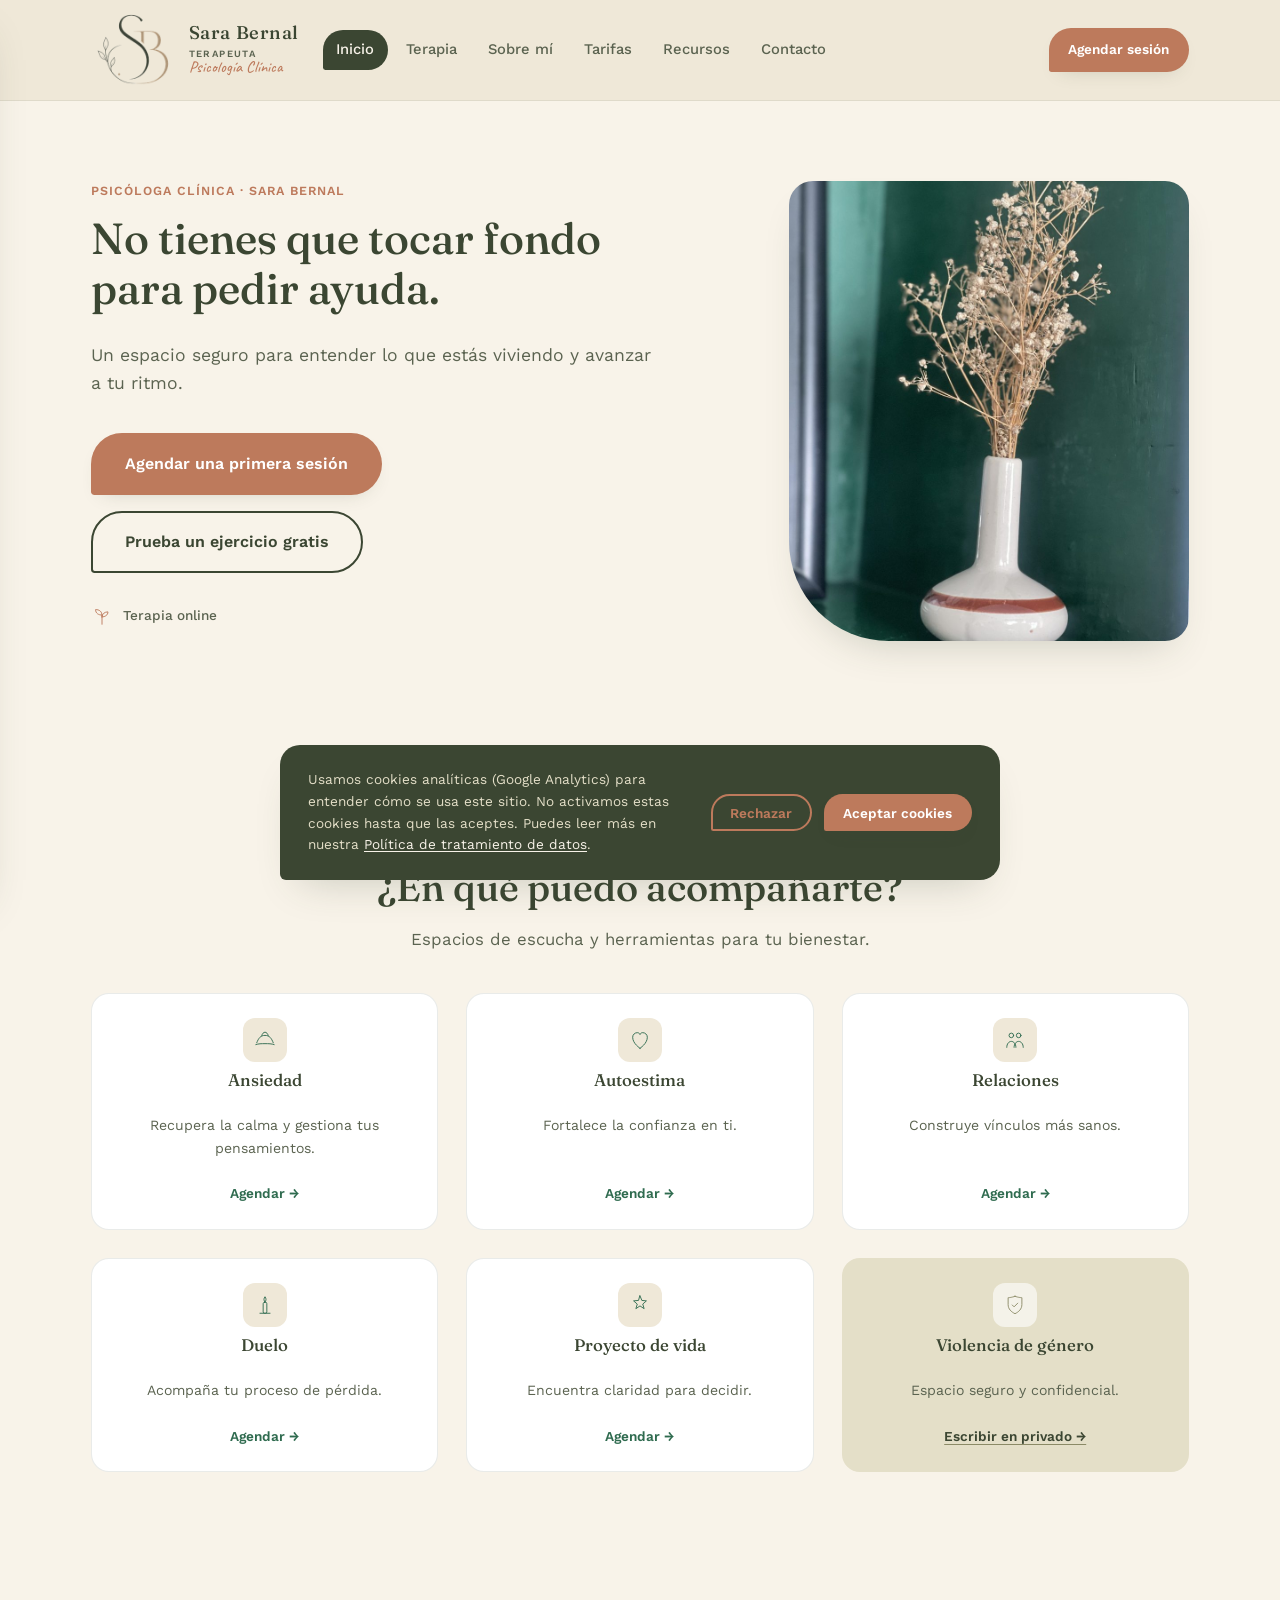
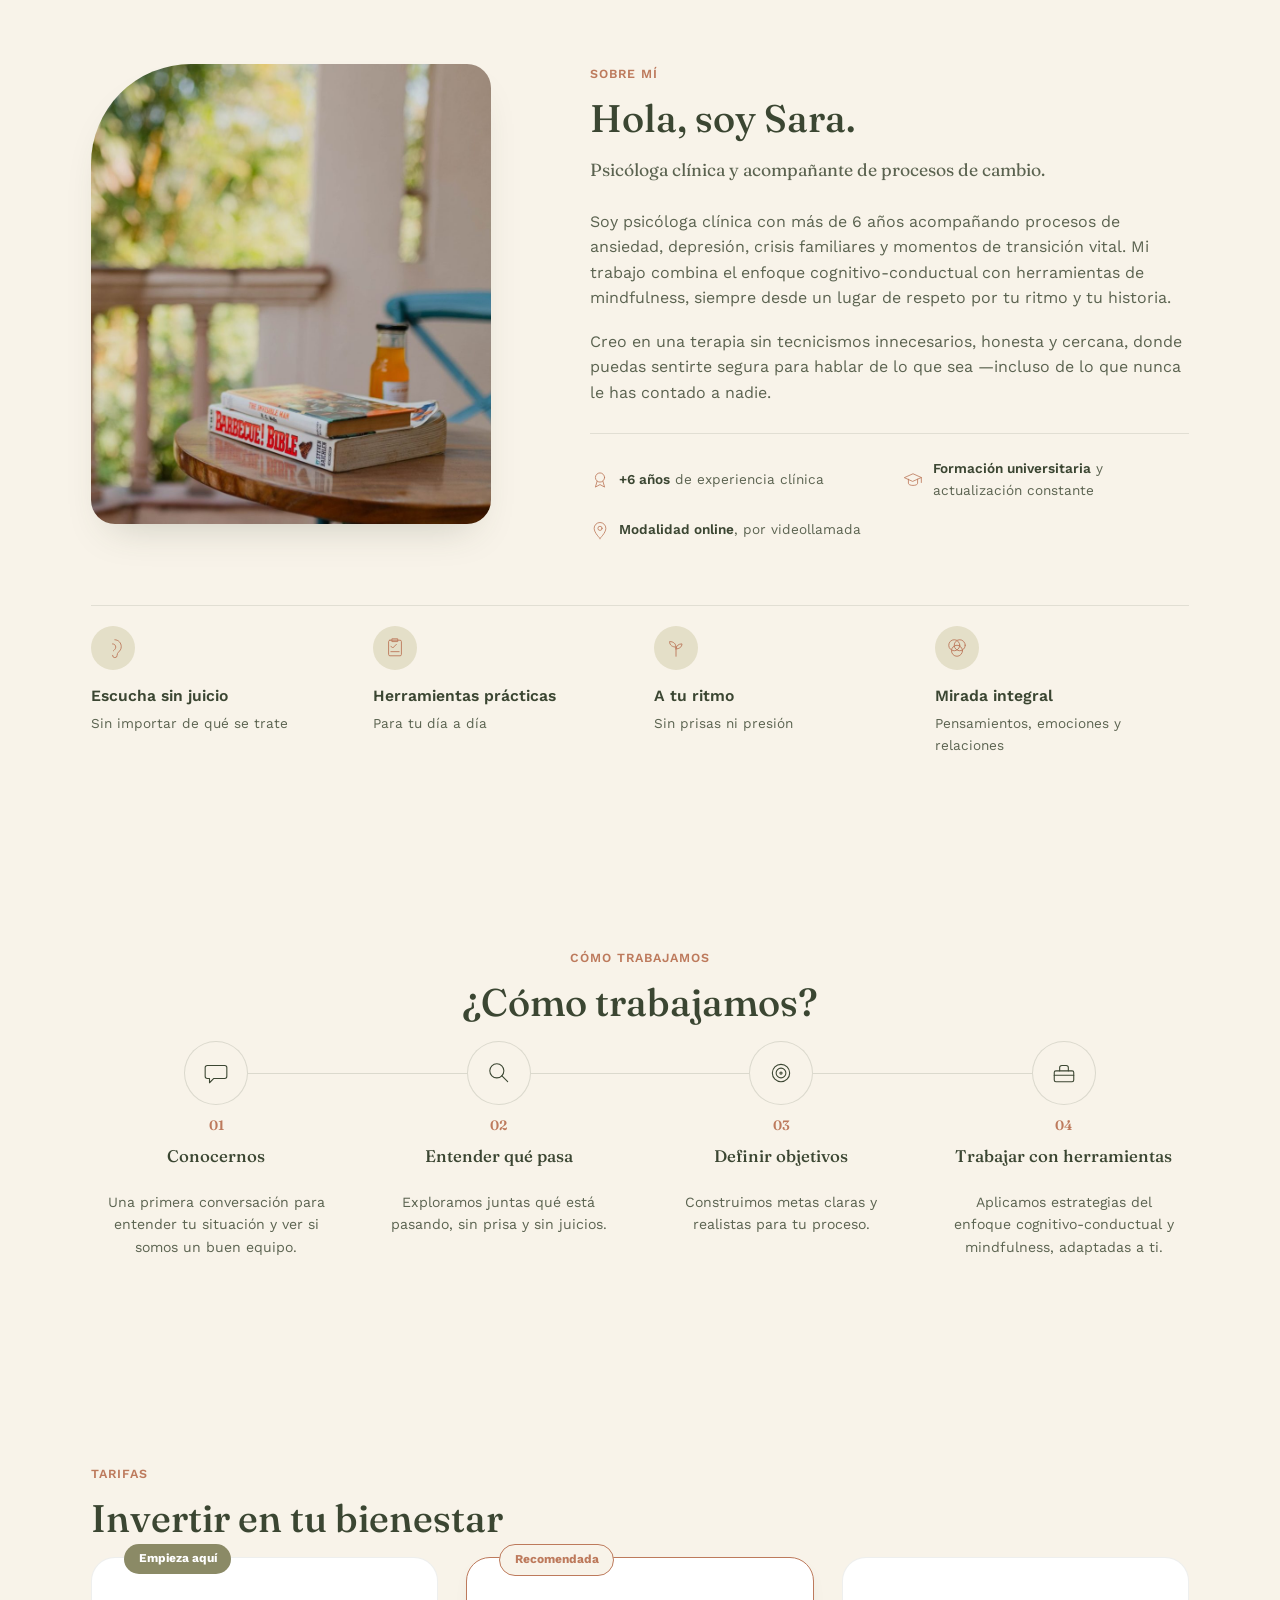
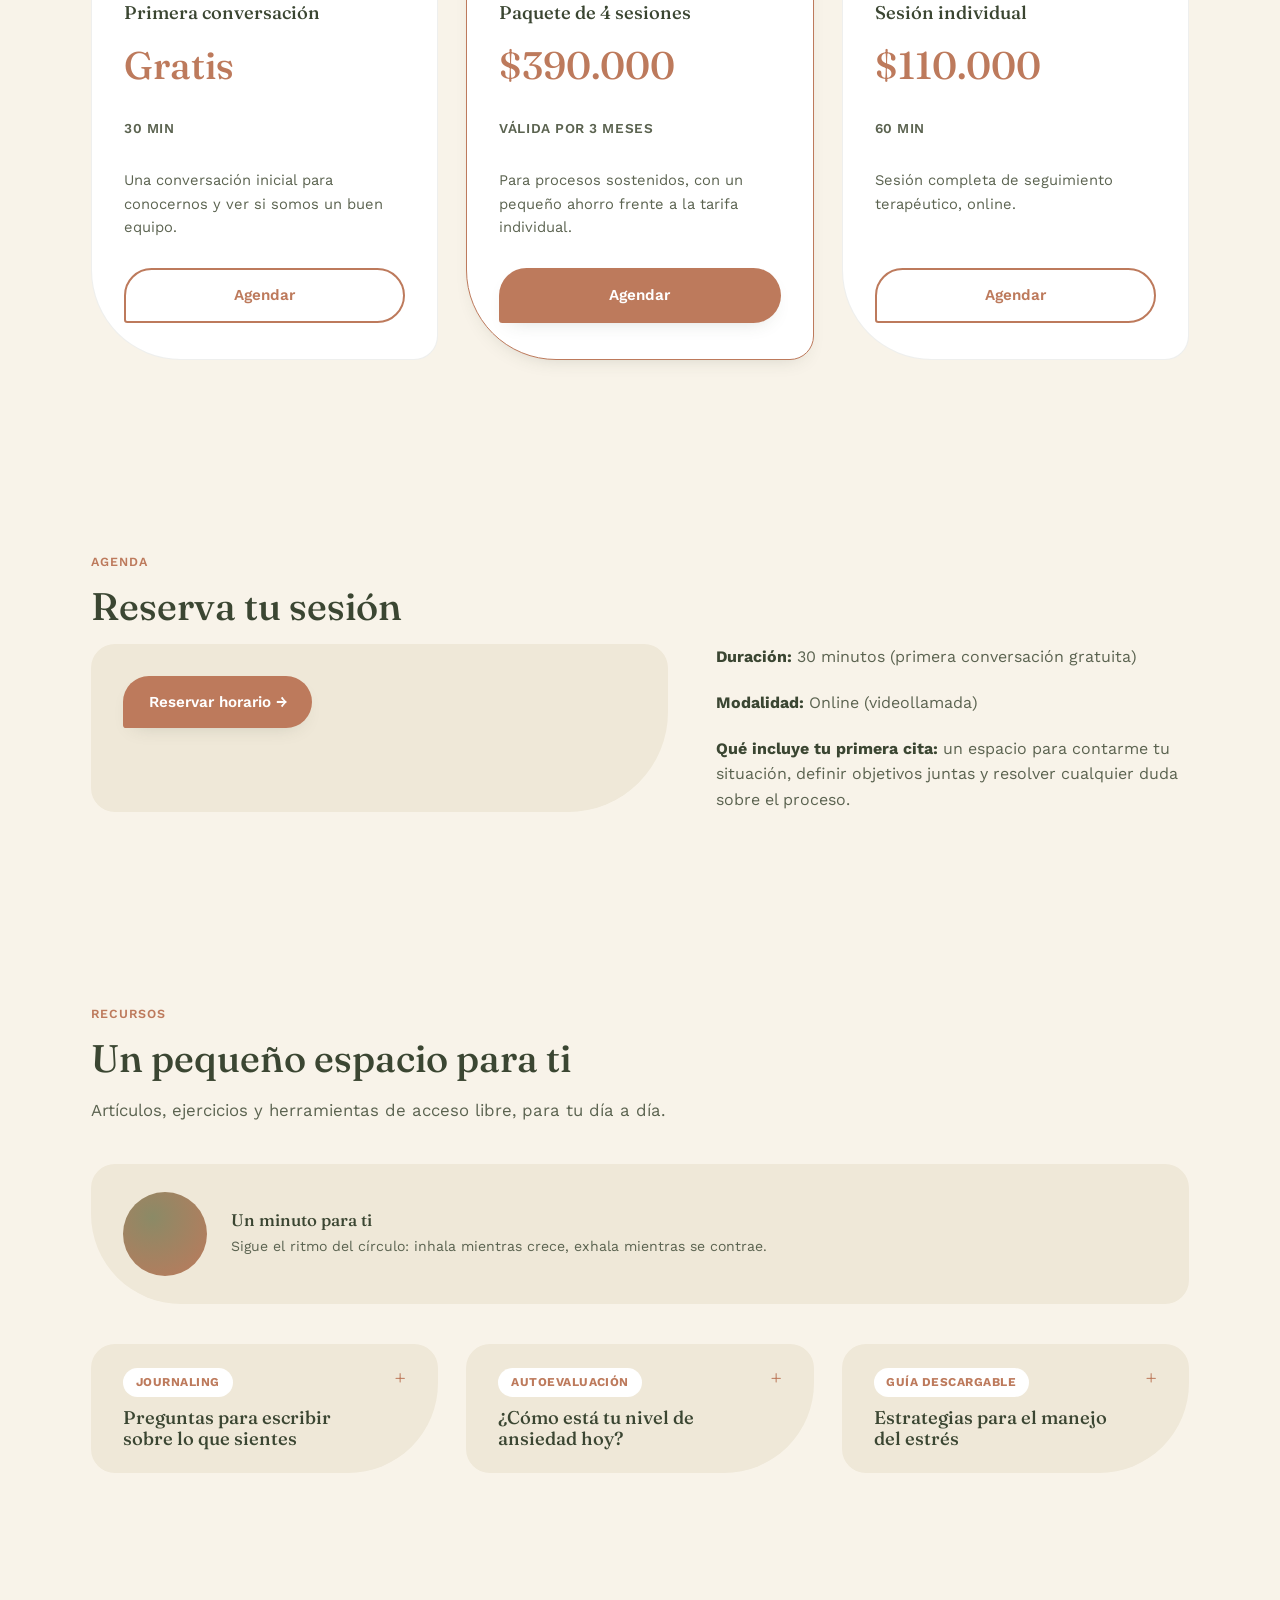
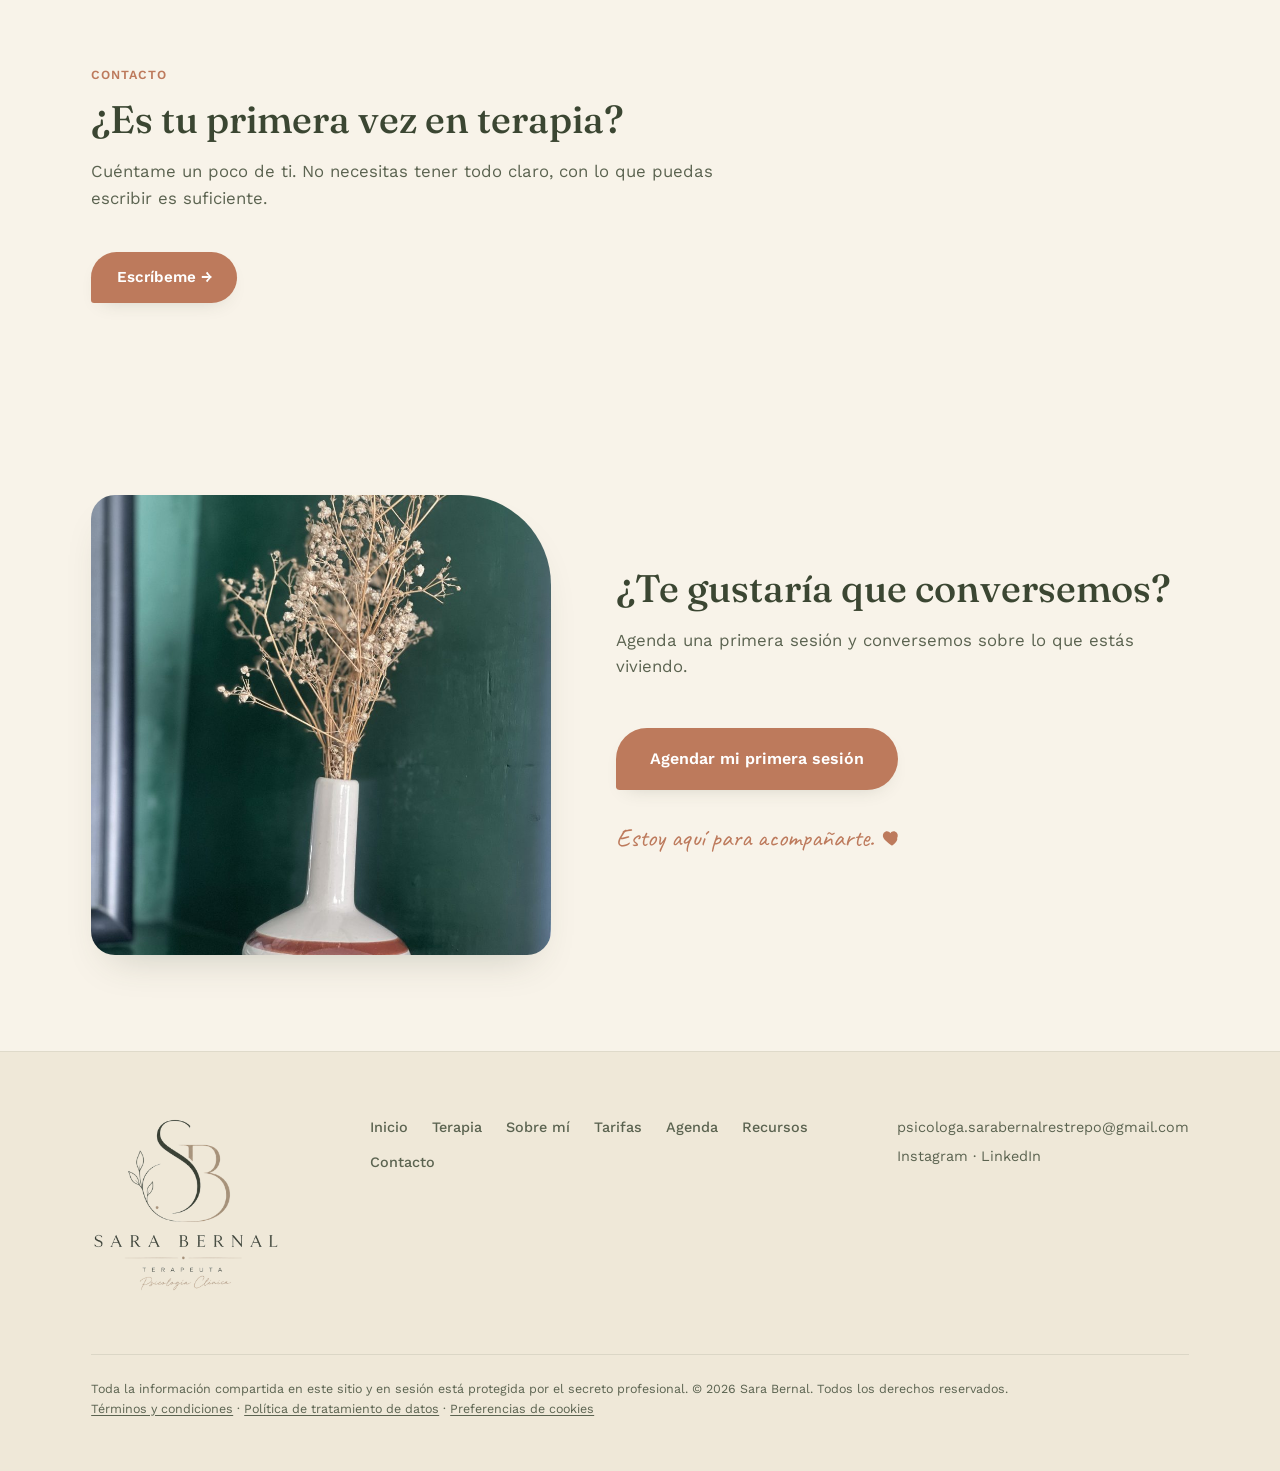
<file: index.html>
<!DOCTYPE html>
<html lang="es">
<head>
<!--
  Google tag (gtag.js) — carga condicionada al consentimiento de cookies.
  El script de Google (gtag/js) y la llamada gtag('config', ...) solo se
  disparan si el usuario acepta cookies analíticas (ver initCookieConsent
  en js/main.js). Aquí solo se define el stub de dataLayer/gtag, que no
  hace ninguna petición de red por sí solo.
-->
<script>
  window.dataLayer = window.dataLayer || [];
  function gtag(){dataLayer.push(arguments);}
  gtag('js', new Date());
</script>
<script>window.GA_MEASUREMENT_ID = "G-95TRTV0KR3";</script>

<meta charset="UTF-8">
<meta name="viewport" content="width=device-width, initial-scale=1.0">
<title>PS. SARA BERNAL — Psicóloga Clínica | Terapia con enfoque cognitivo-conductual</title>
<meta name="description" content="Sara Bernal es psicóloga clínica especializada en ansiedad, autoestima, relaciones, duelo, proyecto de vida y violencia de género. Sesiones online, primera conversación gratis.">
<meta name="theme-color" content="#F8F3E9">
<link rel="canonical" href="https://www.sarabernal.co/">

<!-- Favicon -->
<link rel="icon" href="favicon.ico" sizes="any">
<link rel="icon" type="image/png" sizes="16x16" href="assets/icons/favicon-16x16.png">
<link rel="icon" type="image/png" sizes="32x32" href="assets/icons/favicon-32x32.png">
<link rel="apple-touch-icon" sizes="180x180" href="assets/icons/apple-touch-icon.png">
<link rel="manifest" href="site.webmanifest">

<!-- Open Graph -->
<meta property="og:type" content="website">
<meta property="og:url" content="https://www.sarabernal.co/">
<meta property="og:locale" content="es_CO">
<meta property="og:site_name" content="Ps. Sara Bernal">
<meta property="og:title" content="PS. SARA BERNAL — Psicóloga Clínica">
<meta property="og:description" content="Terapia con enfoque cognitivo-conductual para ansiedad, autoestima, relaciones, duelo, proyecto de vida y violencia de género. Agenda tu primera sesión gratis.">
<meta property="og:image" content="https://www.sarabernal.co/assets/hero-ambience.jpg">

<!-- Twitter Card -->
<meta name="twitter:card" content="summary_large_image">
<meta name="twitter:title" content="PS. SARA BERNAL — Psicóloga Clínica">
<meta name="twitter:description" content="Terapia con enfoque cognitivo-conductual para ansiedad, autoestima, relaciones, duelo, proyecto de vida y violencia de género.">
<meta name="twitter:image" content="https://www.sarabernal.co/assets/hero-ambience.jpg">

<link rel="preconnect" href="https://fonts.googleapis.com">
<link rel="preconnect" href="https://fonts.gstatic.com" crossorigin>
<link href="https://fonts.googleapis.com/css2?family=Fraunces:ital,wght@0,400;0,500;0,600;1,400;1,500&family=Work+Sans:wght@400;500;600;700&family=Caveat:wght@500;600&display=swap" rel="stylesheet">

<link rel="stylesheet" href="css/styles.css">

<!-- Datos estructurados (schema.org) para resultados enriquecidos en Google -->
<script type="application/ld+json">
{
  "@context": "https://schema.org",
  "@type": "MedicalBusiness",
  "name": "Ps. Sara Bernal — Psicóloga Clínica",
  "image": "https://www.sarabernal.co/assets/hero-ambience.jpg",
  "url": "https://www.sarabernal.co/",
  "medicalSpecialty": "Psychiatric",
  "priceRange": "$$",
  "founder": {
    "@type": "Person",
    "name": "Sara Bernal",
    "jobTitle": "Psicóloga clínica"
  },
  "address": {
    "@type": "PostalAddress",
    "addressCountry": "CO"
  },
  "email": "psicologa.sarabernalrestrepo@gmail.com"
}
</script>
</head>
<body>

<!-- ============ TOP NAV BAR ============ -->
<header class="topbar">
  <div class="topbar__inner">
    <a href="#sobre" class="topbar__brand">
      <img src="assets/icons/android-chrome-192x192.png" alt="Sara Bernal — Psicóloga clínica" class="topbar__brand-img">
      <span class="topbar__brand-word">
        <span class="topbar__brand-name">Sara Bernal</span>
        <span class="topbar__brand-role">Terapeuta</span>
        <span class="topbar__brand-script">Psicología Clínica</span>
      </span>
    </a>

    <nav class="topbar__nav" aria-label="Navegación principal">
      <ul class="topbar__list">
        <li><a href="#inicio" class="nav-link" data-section="inicio">Inicio</a></li>
        <li><a href="#terapia" class="nav-link" data-section="terapia">Terapia</a></li>
        <li><a href="#sobre" class="nav-link" data-section="sobre">Sobre mí</a></li>
        <li><a href="#tarifas" class="nav-link" data-section="tarifas">Tarifas</a></li>
        <li><a href="#recursos" class="nav-link" data-section="recursos">Recursos</a></li>
        <li><a href="#contacto" class="nav-link" data-section="contacto">Contacto</a></li>
      </ul>
    </nav>

    <div class="topbar__actions">
      <a href="#agenda" class="btn btn--primary btn--small topbar__cta">Agendar sesión</a>
      <button class="hamburger" id="hamburgerBtn" aria-label="Abrir menú" aria-expanded="false" aria-controls="mobileDrawer">
        <span></span><span></span><span></span>
      </button>
    </div>
  </div>
</header>

<!-- ============ MOBILE DRAWER + OVERLAY ============ -->
<div class="drawer-overlay" id="drawerOverlay"></div>
<nav class="drawer" id="mobileDrawer" aria-label="Menú de navegación móvil">
  <ul class="drawer__list">
    <li><a href="#inicio" class="drawer-link">Inicio</a></li>
    <li><a href="#terapia" class="drawer-link">Terapia</a></li>
    <li><a href="#sobre" class="drawer-link">Sobre mí</a></li>
    <li><a href="#tarifas" class="drawer-link">Tarifas</a></li>
    <li><a href="#recursos" class="drawer-link">Recursos</a></li>
    <li><a href="#contacto" class="drawer-link">Contacto</a></li>
  </ul>
  <a href="#agenda" class="btn btn--primary drawer__cta">Agendar sesión</a>
</nav>

<main class="main">

  <!-- ============ 1. INICIO ============ -->
  <section id="inicio" class="section hero">
    <div class="hero__text">
      <p class="eyebrow">Psicóloga clínica · Sara Bernal</p>
      <h1 class="hero__headline">No tienes que tocar fondo para pedir ayuda.</h1>
      <p class="hero__sub">
        Un espacio seguro para entender lo que estás viviendo y avanzar a tu ritmo.
      </p>
      <div class="hero__ctas">
        <a href="#agenda" class="btn btn--primary btn--lg">Agendar una primera sesión</a>
        <a href="#recursos" class="btn btn--ghost btn--lg">Prueba un ejercicio gratis</a>
      </div>

      <p class="hero__tag">
        <svg class="icon" viewBox="0 0 48 48" fill="none" stroke="currentColor" stroke-width="2" stroke-linecap="round" stroke-linejoin="round"><path d="M24 42V22"/><path d="M24 22c0-8-6-12-14-12 0 8 6 12 14 12z"/><path d="M24 26c0-7 6-11 13-11 0 7-6 11-13 11z"/></svg>
        Terapia online
      </p>
    </div>

    <div class="hero__media">
      <!-- Imagen de ambiente (CC0, sin derechos de autor) — reemplazar con foto real de la psicóloga (recomendado: retrato vertical, buena luz natural) -->
      <img
        src="assets/hero-ambience.jpg"
        alt="Flores secas en un jarrón de cerámica sobre un fondo verde oscuro, transmitiendo calma y calidez"
        class="hero__img"
        width="900" height="1125"
        onerror="this.onerror=null;this.src='[data-uri]';this.classList.add('img-fallback')">
    </div>
  </section>

  <!-- ============ 2. ¿EN QUÉ PUEDO ACOMPAÑARTE? ============ -->
  <section id="terapia" class="section areas">
    <p class="eyebrow">Terapia</p>
    <h2 class="section-title">¿En qué puedo acompañarte?</h2>
    <p class="section-lead">Espacios de escucha y herramientas para tu bienestar.</p>

    <div class="cards-grid cards-grid--areas">
      <article class="area-card">
        <div class="area-card__icon">
          <svg viewBox="0 0 48 48" fill="none" stroke="currentColor" stroke-width="2" stroke-linecap="round" stroke-linejoin="round"><path d="M6 30c4-10 8-16 18-16s14 6 18 16"/><path d="M4 34c6-2 12-2 20-2s14 0 20 2"/><path d="M17 14c1-4 4-7 7-7s6 3 7 7"/></svg>
        </div>
        <h3 class="area-card__title">Ansiedad</h3>
        <p class="area-card__desc">Recupera la calma y gestiona tus pensamientos.</p>
        <a href="#agenda" class="area-card__link">Agendar →</a>
      </article>

      <article class="area-card">
        <div class="area-card__icon">
          <svg viewBox="0 0 48 48" fill="none" stroke="currentColor" stroke-width="2" stroke-linecap="round" stroke-linejoin="round"><path d="M24 42C24 42 8 32 8 18c0-6 5-10 10-10 3 0 5 1.5 6 4 1-2.5 3-4 6-4 5 0 10 4 10 10 0 14-16 24-16 24z"/></svg>
        </div>
        <h3 class="area-card__title">Autoestima</h3>
        <p class="area-card__desc">Fortalece la confianza en ti.</p>
        <a href="#agenda" class="area-card__link">Agendar →</a>
      </article>

      <article class="area-card">
        <div class="area-card__icon">
          <svg viewBox="0 0 48 48" fill="none" stroke="currentColor" stroke-width="2" stroke-linecap="round" stroke-linejoin="round"><circle cx="16" cy="14" r="5"/><circle cx="32" cy="14" r="5"/><path d="M6 40c0-8 5-13 10-13s10 5 10 13"/><path d="M22 40c0-8 5-13 10-13s10 5 10 13"/></svg>
        </div>
        <h3 class="area-card__title">Relaciones</h3>
        <p class="area-card__desc">Construye vínculos más sanos.</p>
        <a href="#agenda" class="area-card__link">Agendar →</a>
      </article>

      <article class="area-card">
        <div class="area-card__icon">
          <svg viewBox="0 0 48 48" fill="none" stroke="currentColor" stroke-width="2" stroke-linecap="round" stroke-linejoin="round"><rect x="20" y="18" width="8" height="24" rx="3"/><path d="M24 18c-3-4-3-8 0-12 3 4 3 8 0 12z"/><path d="M13 42h22"/></svg>
        </div>
        <h3 class="area-card__title">Duelo</h3>
        <p class="area-card__desc">Acompaña tu proceso de pérdida.</p>
        <a href="#agenda" class="area-card__link">Agendar →</a>
      </article>

      <article class="area-card">
        <div class="area-card__icon">
          <svg viewBox="0 0 48 48" fill="none" stroke="currentColor" stroke-width="2" stroke-linecap="round" stroke-linejoin="round"><path d="M24 4l4 10 10 1-8 7 3 10-9-6-9 6 3-10-8-7 10-1z"/></svg>
        </div>
        <h3 class="area-card__title">Proyecto de vida</h3>
        <p class="area-card__desc">Encuentra claridad para decidir.</p>
        <a href="#agenda" class="area-card__link">Agendar →</a>
      </article>

      <article class="area-card area-card--protective">
        <div class="area-card__icon">
          <svg viewBox="0 0 48 48" fill="none" stroke="currentColor" stroke-width="2" stroke-linecap="round" stroke-linejoin="round"><path d="M24 5c8 3 15 3 15 3v15c0 10-7 16-15 20-8-4-15-10-15-20V8s7 0 15-3z"/><path d="M18 24l4 4 8-8"/></svg>
        </div>
        <h3 class="area-card__title">Violencia de género</h3>
        <p class="area-card__desc">Espacio seguro y confidencial.</p>
        <a href="#contacto" class="area-card__link area-card__link--protective">Escribir en privado →</a>
      </article>
    </div>
  </section>

  <!-- ============ 3. SOBRE MÍ ============ -->
  <section id="sobre" class="section sobre sobre--intro">
    <div class="sobre__media">
      <!-- Imagen de ambiente (CC0, sin derechos de autor) — reemplazar con foto real de la psicóloga cuando esté disponible -->
      <img
        src="assets/sobre-ambience.jpg"
        alt="Rincón cálido de lectura en un balcón, con libros y luz natural, evocando calma y acompañamiento"
        class="sobre__img"
        width="900" height="1125"
        onerror="this.onerror=null;this.src='[data-uri]';this.classList.add('img-fallback')">
    </div>
    <div class="sobre__text">
      <p class="eyebrow">Sobre mí</p>
      <h2 class="section-title">Hola, soy Sara.</h2>
      <p class="sobre__subtitle">Psicóloga clínica y acompañante de procesos de cambio.</p>
      <p class="sobre__paragraph">
        Soy psicóloga clínica con más de 6 años acompañando procesos de ansiedad, depresión,
        crisis familiares y momentos de transición vital. Mi trabajo combina el enfoque
        cognitivo-conductual con herramientas de mindfulness, siempre desde un lugar de
        respeto por tu ritmo y tu historia.
      </p>
      <p class="sobre__paragraph">
        Creo en una terapia sin tecnicismos innecesarios, honesta y cercana, donde puedas
        sentirte segura para hablar de lo que sea &mdash;incluso de lo que nunca le has contado
        a nadie.
      </p>

      <div class="sobre__meta">
        <div class="sobre__meta-item">
          <svg viewBox="0 0 48 48" fill="none" stroke="currentColor" stroke-width="2" stroke-linecap="round" stroke-linejoin="round"><circle cx="24" cy="18" r="11"/><path d="M17 27l-4 14 11-6 11 6-4-14"/></svg>
          <span><strong>+6 años</strong> de experiencia clínica</span>
        </div>
        <div class="sobre__meta-item">
          <svg viewBox="0 0 48 48" fill="none" stroke="currentColor" stroke-width="2" stroke-linecap="round" stroke-linejoin="round"><path d="M4 18l20-9 20 9-20 9z"/><path d="M13 22v10c0 3 5 5 11 5s11-2 11-5V22"/><path d="M44 18v12"/></svg>
          <span><strong>Formación universitaria</strong> y actualización constante</span>
        </div>
        <div class="sobre__meta-item">
          <svg viewBox="0 0 48 48" fill="none" stroke="currentColor" stroke-width="2" stroke-linecap="round" stroke-linejoin="round"><path d="M24 44s14-13 14-24a14 14 0 0 0-28 0c0 11 14 24 14 24z"/><circle cx="24" cy="20" r="5"/></svg>
          <span><strong>Modalidad online</strong>, por videollamada</span>
        </div>
      </div>
    </div>

    <div class="sobre__features">
      <div class="sobre__feature">
        <div class="sobre__feature-icon">
          <svg viewBox="0 0 48 48" fill="none" stroke="currentColor" stroke-width="2" stroke-linecap="round" stroke-linejoin="round"><path d="M28 6c8 0 14 7 14 15 0 6-3 9-6 12-2 2-3 4-3 7a5 5 0 0 1-10 0"/><path d="M23 15c4 0 7 3 7 7s-3 6-5 8"/></svg>
        </div>
        <strong>Escucha sin juicio</strong>
        <span>Sin importar de qué se trate</span>
      </div>
      <div class="sobre__feature">
        <div class="sobre__feature-icon">
          <svg viewBox="0 0 48 48" fill="none" stroke="currentColor" stroke-width="2" stroke-linecap="round" stroke-linejoin="round"><rect x="10" y="7" width="28" height="34" rx="3"/><path d="M18 4h12v6H18z"/><path d="M15 20l4 4 8-8"/><path d="M15 32h18"/></svg>
        </div>
        <strong>Herramientas prácticas</strong>
        <span>Para tu día a día</span>
      </div>
      <div class="sobre__feature">
        <div class="sobre__feature-icon">
          <svg viewBox="0 0 48 48" fill="none" stroke="currentColor" stroke-width="2" stroke-linecap="round" stroke-linejoin="round"><path d="M24 42V22"/><path d="M24 22c0-8-6-12-14-12 0 8 6 12 14 12z"/><path d="M24 26c0-7 6-11 13-11 0 7-6 11-13 11z"/></svg>
        </div>
        <strong>A tu ritmo</strong>
        <span>Sin prisas ni presión</span>
      </div>
      <div class="sobre__feature">
        <div class="sobre__feature-icon">
          <svg viewBox="0 0 48 48" fill="none" stroke="currentColor" stroke-width="2" stroke-linecap="round" stroke-linejoin="round"><circle cx="18" cy="18" r="12"/><circle cx="30" cy="18" r="12"/><circle cx="24" cy="30" r="12"/></svg>
        </div>
        <strong>Mirada integral</strong>
        <span>Pensamientos, emociones y relaciones</span>
      </div>
    </div>
  </section>

  <!-- ============ 4. CÓMO TRABAJAMOS ============ -->
  <section class="section steps">
    <p class="eyebrow eyebrow--center">Cómo trabajamos</p>
    <h2 class="section-title">¿Cómo trabajamos?</h2>

    <div class="steps-grid">
      <div class="step">
        <div class="step__icon">
          <svg viewBox="0 0 48 48" fill="none" stroke="currentColor" stroke-width="2" stroke-linecap="round" stroke-linejoin="round"><path d="M8 10h32a4 4 0 0 1 4 4v16a4 4 0 0 1-4 4H20l-8 8v-8h-4a4 4 0 0 1-4-4V14a4 4 0 0 1 4-4z"/></svg>
        </div>
        <span class="step__number">01</span>
        <h3 class="step__title">Conocernos</h3>
        <p class="step__desc">Una primera conversación para entender tu situación y ver si somos un buen equipo.</p>
      </div>

      <div class="step">
        <div class="step__icon">
          <svg viewBox="0 0 48 48" fill="none" stroke="currentColor" stroke-width="2" stroke-linecap="round" stroke-linejoin="round"><circle cx="20" cy="20" r="13"/><path d="M29 29l11 11"/></svg>
        </div>
        <span class="step__number">02</span>
        <h3 class="step__title">Entender qué pasa</h3>
        <p class="step__desc">Exploramos juntas qué está pasando, sin prisa y sin juicios.</p>
      </div>

      <div class="step">
        <div class="step__icon">
          <svg viewBox="0 0 48 48" fill="none" stroke="currentColor" stroke-width="2" stroke-linecap="round" stroke-linejoin="round"><circle cx="24" cy="24" r="16"/><circle cx="24" cy="24" r="9"/><circle cx="24" cy="24" r="2"/></svg>
        </div>
        <span class="step__number">03</span>
        <h3 class="step__title">Definir objetivos</h3>
        <p class="step__desc">Construimos metas claras y realistas para tu proceso.</p>
      </div>

      <div class="step">
        <div class="step__icon">
          <svg viewBox="0 0 48 48" fill="none" stroke="currentColor" stroke-width="2" stroke-linecap="round" stroke-linejoin="round"><rect x="6" y="20" width="36" height="20" rx="3"/><path d="M16 20v-6a4 4 0 0 1 4-4h8a4 4 0 0 1 4 4v6"/><path d="M6 28h36"/></svg>
        </div>
        <span class="step__number">04</span>
        <h3 class="step__title">Trabajar con herramientas</h3>
        <p class="step__desc">Aplicamos estrategias del enfoque cognitivo-conductual y mindfulness, adaptadas a ti.</p>
      </div>
    </div>
  </section>

  <!-- ============ 5. TARIFAS ============ -->
  <section id="tarifas" class="section tarifas">
    <p class="eyebrow">Tarifas</p>
    <h2 class="section-title">Invertir en tu bienestar</h2>

    <div class="cards-grid cards-grid--pricing">
      <article class="price-card">
        <span class="price-card__badge">Empieza aquí</span>
        <h3 class="price-card__title">Primera conversación</h3>
        <p class="price-card__price">Gratis</p>
        <p class="price-card__duration">30 min</p>
        <p class="price-card__desc">Una conversación inicial para conocernos y ver si somos un buen equipo.</p>
        <a href="#agenda" class="btn btn--outline btn--full">Agendar</a>
      </article>

      <article class="price-card price-card--featured">
        <span class="price-card__badge price-card__badge--gold">Recomendada</span>
        <h3 class="price-card__title">Paquete de 4 sesiones</h3>
        <p class="price-card__price">$390.000</p>
        <p class="price-card__duration">válida por 3 meses</p>
        <p class="price-card__desc">Para procesos sostenidos, con un pequeño ahorro frente a la tarifa individual.</p>
        <a href="#agenda" class="btn btn--primary btn--full">Agendar</a>
      </article>

      <article class="price-card">
        <h3 class="price-card__title">Sesión individual</h3>
        <p class="price-card__price">$110.000</p>
        <p class="price-card__duration">60 min</p>
        <p class="price-card__desc">Sesión completa de seguimiento terapéutico, online.</p>
        <a href="#agenda" class="btn btn--outline btn--full">Agendar</a>
      </article>
    </div>
  </section>

  <!-- ============ 6. AGENDA ============ -->
  <section id="agenda" class="section agenda">
    <p class="eyebrow">Agenda</p>
    <h2 class="section-title">Reserva tu sesión</h2>

    <div class="agenda__grid">
      <div class="agenda__scheduler">
        <details class="agenda-toggle" id="agendaToggle">
          <summary class="contact-toggle__summary">Reservar horario →</summary>
          <div class="calendly-inline-widget" data-url="https://calendly.com/psico-sarabernalrestrepo/30min" style="min-width:280px;height:700px;"></div>
          <script src="https://assets.calendly.com/assets/external/widget.js" async></script>
        </details>
      </div>

      <div class="agenda__info">
        <ul class="agenda-info-list">
          <li>
            <strong>Duración:</strong> 30 minutos (primera conversación gratuita)
          </li>
          <li>
            <strong>Modalidad:</strong> Online (videollamada)
          </li>
          <li>
            <strong>Qué incluye tu primera cita:</strong> un espacio para contarme tu
            situación, definir objetivos juntas y resolver cualquier duda sobre el proceso.
          </li>
        </ul>
      </div>
    </div>
  </section>

  <!-- ============ 7. RECURSOS ============ -->
  <section id="recursos" class="section recursos">
    <p class="eyebrow">Recursos</p>
    <h2 class="section-title">Un pequeño espacio para ti</h2>
    <p class="section-lead">Artículos, ejercicios y herramientas de acceso libre, para tu día a día.</p>

    <div class="breathing-mini">
      <div class="breathing-mini__circle" aria-hidden="true"></div>
      <div class="breathing-mini__text">
        <h3>Un minuto para ti</h3>
        <p>Sigue el ritmo del círculo: inhala mientras crece, exhala mientras se contrae.</p>
      </div>
    </div>

    <!--
      Artículos pendientes (Ansiedad, Familia, Proyecto de vida): se quitaron
      temporalmente hasta tener el contenido real escrito. Volver a agregar
      aquí como <article class="resource-card"> con su tag/título/desc/link
      cuando estén listos.
    -->
    <div class="cards-grid cards-grid--recursos">
      <details class="resource-card">
        <summary class="resource-card__summary">
          <span class="resource-card__tag">Journaling</span>
          <h3 class="resource-card__title">Preguntas para escribir sobre lo que sientes</h3>
        </summary>
        <div class="resource-card__body">
          <p class="resource-card__desc">Preguntas guiadas para escribir sobre lo que sientes, sin filtro.</p>
          <a href="journaling-preguntas.html" class="resource-card__link">Empezar →</a>
        </div>
      </details>

      <details class="resource-card">
        <summary class="resource-card__summary">
          <span class="resource-card__tag">Autoevaluación</span>
          <h3 class="resource-card__title">¿Cómo está tu nivel de ansiedad hoy?</h3>
        </summary>
        <div class="resource-card__body">
          <p class="resource-card__desc">Un cuestionario breve para entender cómo está tu nivel de ansiedad hoy.</p>
          <a href="autoevaluacion-ansiedad.html" class="resource-card__link">Hacer el test →</a>
        </div>
      </details>

      <details class="resource-card">
        <summary class="resource-card__summary">
          <span class="resource-card__tag">Guía descargable</span>
          <h3 class="resource-card__title">Estrategias para el manejo del estrés</h3>
        </summary>
        <div class="resource-card__body">
          <p class="resource-card__desc">6 técnicas prácticas para regular tu sistema nervioso, para llevar contigo donde quieras.</p>
          <a href="guia-manejo-estres.html" class="resource-card__link">Ver guía →</a>
        </div>
      </details>
    </div>
  </section>

  <!-- ============ 8. CONTACTO ============ -->
  <section id="contacto" class="section contacto">
    <p class="eyebrow">Contacto</p>
    <h2 class="section-title">¿Es tu primera vez en terapia?</h2>
    <p class="section-lead">Cuéntame un poco de ti. No necesitas tener todo claro, con lo que puedas escribir es suficiente.</p>

    <details class="contact-toggle" id="contactToggle">
      <summary class="contact-toggle__summary">Escríbeme →</summary>

      <!-- Web3Forms: reemplaza el value de access_key por tu key real (la consigues gratis en https://web3forms.com) -->
      <form class="contact-form" id="contactForm" action="https://api.web3forms.com/submit" method="POST">
      <input type="hidden" name="access_key" value="1e2f6f35-79ff-4d63-a807-5a7cf0794298">
      <input type="hidden" name="subject" value="Nuevo mensaje desde la web — Sara Bernal">
      <input type="hidden" name="from_name" value="Formulario de contacto — sitio web">
      <!-- Honeypot anti-spam: debe quedar oculto y vacío -->
      <input type="checkbox" name="botcheck" class="honeypot" tabindex="-1" autocomplete="off">

      <div class="form-row">
        <div class="form-group">
          <label for="nombre">Nombre</label>
          <input type="text" id="nombre" name="nombre" required autocomplete="name">
        </div>
        <div class="form-group">
          <label for="edad">Edad</label>
          <input type="number" id="edad" name="edad" min="1" max="120" required>
        </div>
      </div>

      <div class="form-row">
        <div class="form-group">
          <label for="correo">Correo electrónico</label>
          <input type="email" id="correo" name="email" required autocomplete="email">
        </div>
        <div class="form-group">
          <label for="telefono">Teléfono</label>
          <input type="tel" id="telefono" name="telefono" autocomplete="tel">
        </div>
      </div>

      <div class="form-group">
        <label for="motivo">¿Qué te trae por aquí?</label>
        <select id="motivo" name="motivo" required>
          <option value="" disabled selected>Selecciona una opción</option>
          <option value="ansiedad">Ansiedad</option>
          <option value="autoestima">Autoestima</option>
          <option value="relaciones">Relaciones</option>
          <option value="duelo">Duelo</option>
          <option value="proyecto-de-vida">Proyecto de vida</option>
          <option value="violencia-de-genero">Violencia de género</option>
          <option value="otro">Otro</option>
        </select>
      </div>

      <div class="form-group">
        <label for="mensaje">Cuéntame más (opcional)</label>
        <textarea id="mensaje" name="mensaje" rows="4"></textarea>
      </div>

      <label class="checkbox-row">
        <input type="checkbox" name="primera_vez" value="si">
        <span>Es mi primera vez en terapia</span>
      </label>

      <label class="checkbox-row">
        <input type="checkbox" name="acepta_tratamiento_datos" value="si" required>
        <span>
          He leído y autorizo el tratamiento de mis datos personales según la
          <a href="privacidad.html" target="_blank" rel="noopener">Política de tratamiento de datos</a>.
        </span>
      </label>

      <p class="confidencialidad">
        🔒 Todo lo que compartas aquí es estrictamente confidencial y está protegido por el
        secreto profesional. Solo yo tengo acceso a esta información.
      </p>

      <button type="submit" class="btn btn--primary btn--lg btn--full">Enviar mensaje</button>
      <p class="form-status" id="formStatus" role="status" aria-live="polite"></p>
      </form>
    </details>
  </section>

  <!-- ============ 9. CTA FINAL ============ -->
  <section class="section cta-final">
    <div class="cta-final__media">
      <!-- Imagen de ambiente (CC0) — reemplazar por una foto real del consultorio/espacio cuando esté disponible -->
      <img
        src="assets/hero-ambience.jpg"
        alt="Rincón cálido de un espacio de terapia, con luz natural"
        class="cta-final__img"
        onerror="this.onerror=null;this.src='[data-uri]';this.classList.add('img-fallback')">
    </div>
    <div class="cta-final__content">
      <h2 class="section-title">¿Te gustaría que conversemos?</h2>
      <p class="section-lead">Agenda una primera sesión y conversemos sobre lo que estás viviendo.</p>
      <a href="#agenda" class="btn btn--primary btn--lg">Agendar mi primera sesión</a>
      <p class="cta-final__note">
        Estoy aquí para acompañarte.
        <svg viewBox="0 0 24 24" fill="currentColor" aria-hidden="true"><path d="M12 21s-7.5-4.6-10.2-9.1C.3 9.1 1 5.7 4 4.4c2.3-1 4.6-.1 6 1.8 1.4-1.9 3.7-2.8 6-1.8 3 1.3 3.7 4.7 2.2 7.5C19.5 16.4 12 21 12 21z"/></svg>
      </p>
    </div>
  </section>

</main>

<!-- ============ FOOTER ============ -->
<footer class="footer">
  <div class="footer__inner">
    <div class="footer__brand">
      <img src="assets/icons/logo-full.png" alt="Sara Bernal — Terapeuta, Psicología Clínica" class="footer__logo-img" width="640" height="598">
    </div>

    <nav class="footer__nav" aria-label="Navegación del footer">
      <a href="#inicio">Inicio</a>
      <a href="#terapia">Terapia</a>
      <a href="#sobre">Sobre mí</a>
      <a href="#tarifas">Tarifas</a>
      <a href="#agenda">Agenda</a>
      <a href="#recursos">Recursos</a>
      <a href="#contacto">Contacto</a>
    </nav>

    <div class="footer__contact">
      <p>psicologa.sarabernalrestrepo@gmail.com</p>
      <p>Instagram · LinkedIn</p>
    </div>

    <p class="footer__legal">
      Toda la información compartida en este sitio y en sesión está protegida por el
      secreto profesional. © <span id="footerYear"></span> Sara Bernal. Todos los derechos reservados.
      <br>
      <a href="terminos.html">Términos y condiciones</a> ·
      <a href="privacidad.html">Política de tratamiento de datos</a> ·
      <button type="button" class="footer__cookie-link" id="openCookiePrefs">Preferencias de cookies</button>
    </p>
  </div>
</footer>

<!-- ============ COOKIE CONSENT BANNER ============ -->
<div class="cookie-banner" id="cookieBanner" role="dialog" aria-live="polite" aria-label="Preferencias de cookies" hidden>
  <div class="cookie-banner__text">
    <p>
      Usamos cookies analíticas (Google Analytics) para entender cómo se usa este sitio.
      No activamos estas cookies hasta que las aceptes. Puedes leer más en nuestra
      <a href="privacidad.html">Política de tratamiento de datos</a>.
    </p>
  </div>
  <div class="cookie-banner__actions">
    <button type="button" class="btn btn--outline btn--small" id="cookieReject">Rechazar</button>
    <button type="button" class="btn btn--primary btn--small" id="cookieAccept">Aceptar cookies</button>
  </div>
</div>

<script src="js/main.js"></script>
</body>
</html>
</file>
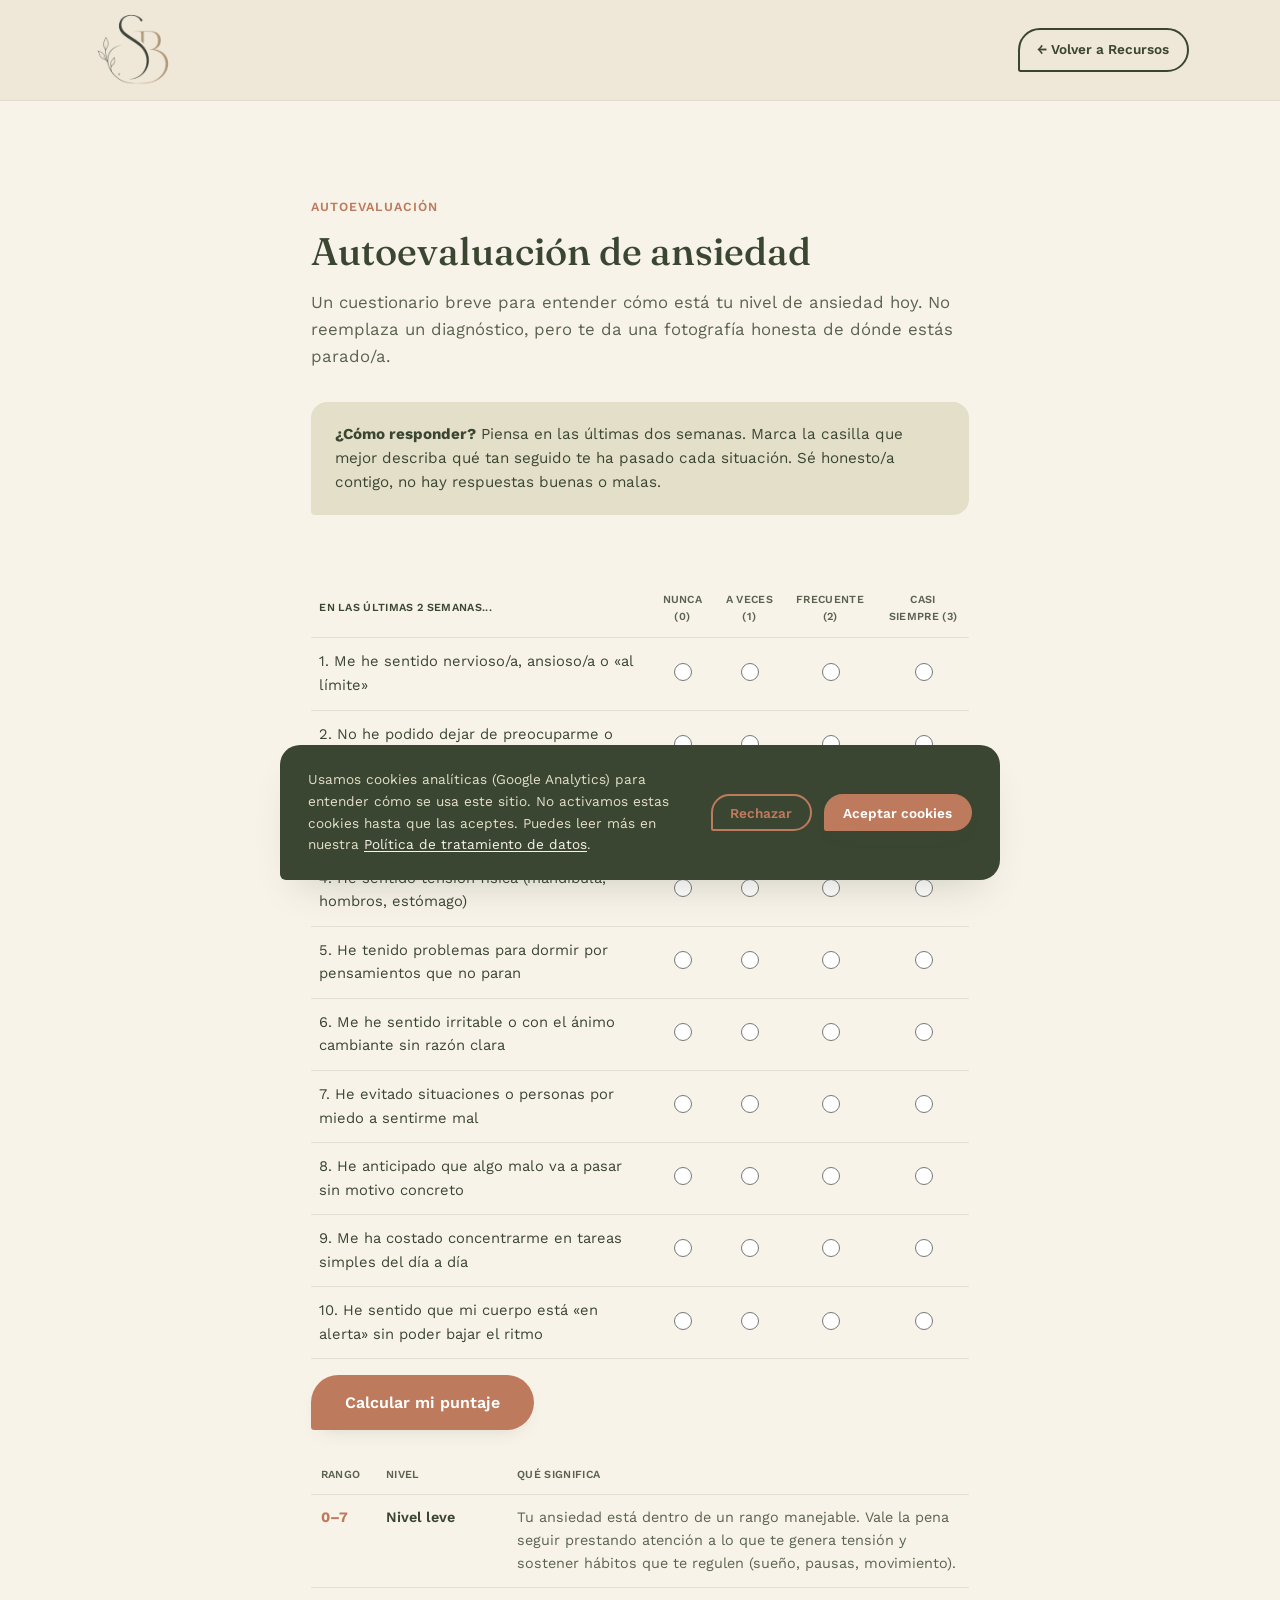
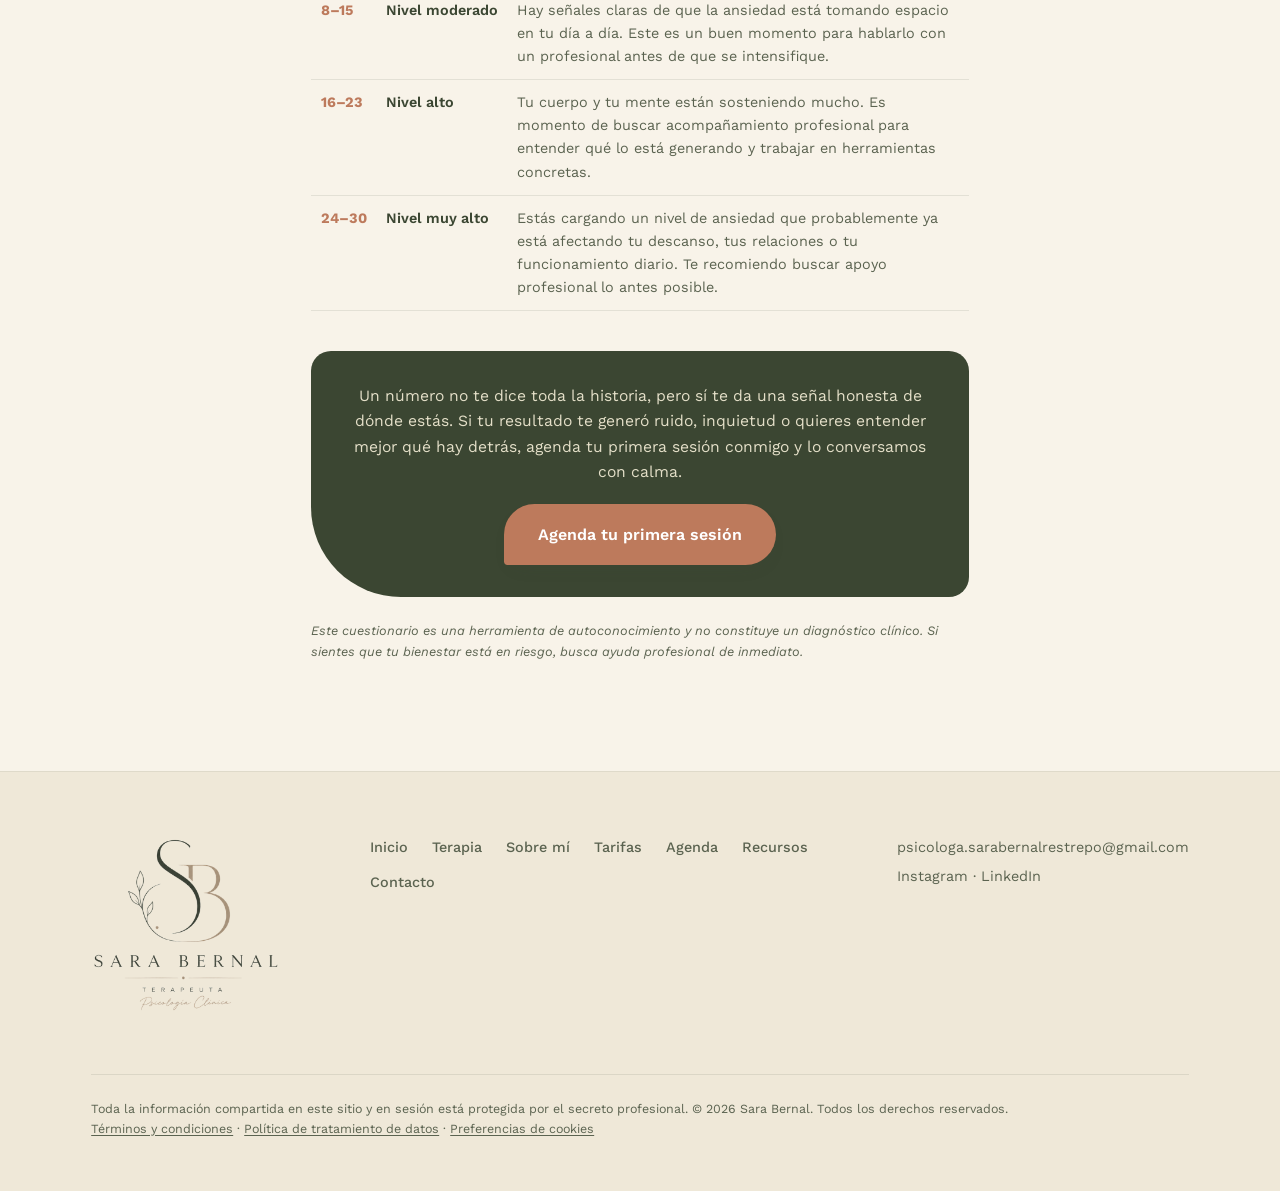
<file: autoevaluacion-ansiedad.html>
<!DOCTYPE html>
<html lang="es">
<head>
<script>
  window.dataLayer = window.dataLayer || [];
  function gtag(){dataLayer.push(arguments);}
  gtag('js', new Date());
</script>
<script>window.GA_MEASUREMENT_ID = "G-95TRTV0KR3";</script>

<meta charset="UTF-8">
<meta name="viewport" content="width=device-width, initial-scale=1.0">
<title>Autoevaluación de ansiedad — Sara Bernal</title>
<meta name="description" content="Un cuestionario breve para entender cómo está tu nivel de ansiedad hoy. No reemplaza un diagnóstico, pero te da una fotografía honesta de dónde estás parado/a.">
<meta name="theme-color" content="#F8F3E9">
<link rel="canonical" href="https://www.sarabernal.co/autoevaluacion-ansiedad.html">

<!-- Favicon -->
<link rel="icon" href="favicon.ico" sizes="any">
<link rel="icon" type="image/png" sizes="16x16" href="assets/icons/favicon-16x16.png">
<link rel="icon" type="image/png" sizes="32x32" href="assets/icons/favicon-32x32.png">
<link rel="apple-touch-icon" sizes="180x180" href="assets/icons/apple-touch-icon.png">
<link rel="manifest" href="site.webmanifest">

<link rel="preconnect" href="https://fonts.googleapis.com">
<link rel="preconnect" href="https://fonts.gstatic.com" crossorigin>
<link href="https://fonts.googleapis.com/css2?family=Fraunces:ital,wght@0,400;0,500;0,600;1,400;1,500&family=Work+Sans:wght@400;500;600;700&display=swap" rel="stylesheet">

<link rel="stylesheet" href="css/styles.css">
</head>
<body>

<header class="topbar">
  <div class="topbar__inner">
    <a href="index.html" class="topbar__brand"><img src="assets/icons/android-chrome-192x192.png" alt="Sara Bernal — Psicóloga clínica" class="topbar__brand-img"></a>
    <a href="index.html#recursos" class="btn btn--ghost btn--small">← Volver a Recursos</a>
  </div>
</header>

<main class="main">
  <section class="section guide-content">
    <p class="eyebrow">Autoevaluación</p>
    <h1 class="section-title">Autoevaluación de ansiedad</h1>
    <p class="guide-intro">
      Un cuestionario breve para entender cómo está tu nivel de ansiedad hoy. No reemplaza un
      diagnóstico, pero te da una fotografía honesta de dónde estás parado/a.
    </p>

    <div class="guide-callout">
      <strong>¿Cómo responder?</strong> Piensa en las últimas dos semanas. Marca la casilla que
      mejor describa qué tan seguido te ha pasado cada situación. Sé honesto/a contigo, no hay
      respuestas buenas o malas.
    </div>

    <form id="quizForm">
      <div style="overflow-x: auto;">
        <table class="quiz-table">
          <thead>
            <tr>
              <th>En las últimas 2 semanas...</th>
              <th>Nunca (0)</th>
              <th>A veces (1)</th>
              <th>Frecuente (2)</th>
              <th>Casi siempre (3)</th>
            </tr>
          </thead>
          <tbody id="quizBody">
            <!-- Las filas se generan con JS a partir de la lista de preguntas -->
          </tbody>
        </table>
      </div>

      <button type="submit" class="btn btn--primary btn--lg">Calcular mi puntaje</button>
    </form>

    <div class="quiz-result" id="quizResult" hidden>
      <p class="quiz-result__score">Puntaje: <span id="quizScore">0</span> / 30</p>
      <p class="quiz-result__label" id="quizLabel"></p>
      <p id="quizText"></p>
    </div>

    <table class="score-table">
      <thead>
        <tr><th>Rango</th><th>Nivel</th><th>Qué significa</th></tr>
      </thead>
      <tbody>
        <tr>
          <td>0–7</td>
          <td>Nivel leve</td>
          <td>Tu ansiedad está dentro de un rango manejable. Vale la pena seguir prestando atención a lo que te genera tensión y sostener hábitos que te regulen (sueño, pausas, movimiento).</td>
        </tr>
        <tr>
          <td>8–15</td>
          <td>Nivel moderado</td>
          <td>Hay señales claras de que la ansiedad está tomando espacio en tu día a día. Este es un buen momento para hablarlo con un profesional antes de que se intensifique.</td>
        </tr>
        <tr>
          <td>16–23</td>
          <td>Nivel alto</td>
          <td>Tu cuerpo y tu mente están sosteniendo mucho. Es momento de buscar acompañamiento profesional para entender qué lo está generando y trabajar en herramientas concretas.</td>
        </tr>
        <tr>
          <td>24–30</td>
          <td>Nivel muy alto</td>
          <td>Estás cargando un nivel de ansiedad que probablemente ya está afectando tu descanso, tus relaciones o tu funcionamiento diario. Te recomiendo buscar apoyo profesional lo antes posible.</td>
        </tr>
      </tbody>
    </table>

    <div class="guide-closing">
      <p>
        Un número no te dice toda la historia, pero sí te da una señal honesta de dónde estás.
        Si tu resultado te generó ruido, inquietud o quieres entender mejor qué hay detrás,
        agenda tu primera sesión conmigo y lo conversamos con calma.
      </p>
      <a href="index.html#agenda" class="btn btn--primary btn--lg">Agenda tu primera sesión</a>
    </div>

    <p class="guide-disclaimer">
      Este cuestionario es una herramienta de autoconocimiento y no constituye un diagnóstico
      clínico. Si sientes que tu bienestar está en riesgo, busca ayuda profesional de inmediato.
    </p>
  </section>
</main>

<!-- ============ FOOTER ============ -->
<footer class="footer">
  <div class="footer__inner">
    <div class="footer__brand">
      <img src="assets/icons/logo-full.png" alt="Sara Bernal — Terapeuta, Psicología Clínica" class="footer__logo-img" width="640" height="598">
    </div>

    <nav class="footer__nav" aria-label="Navegación del footer">
      <a href="index.html#inicio">Inicio</a>
      <a href="index.html#terapia">Terapia</a>
      <a href="index.html#sobre">Sobre mí</a>
      <a href="index.html#tarifas">Tarifas</a>
      <a href="index.html#agenda">Agenda</a>
      <a href="index.html#recursos">Recursos</a>
      <a href="index.html#contacto">Contacto</a>
    </nav>

    <div class="footer__contact">
      <p>psicologa.sarabernalrestrepo@gmail.com</p>
      <p>Instagram · LinkedIn</p>
    </div>

    <p class="footer__legal">
      Toda la información compartida en este sitio y en sesión está protegida por el
      secreto profesional. © <span id="footerYear"></span> Sara Bernal. Todos los derechos reservados.
      <br>
      <a href="terminos.html">Términos y condiciones</a> ·
      <a href="privacidad.html">Política de tratamiento de datos</a> ·
      <button type="button" class="footer__cookie-link" id="openCookiePrefs">Preferencias de cookies</button>
    </p>
  </div>
</footer>

<!-- ============ COOKIE CONSENT BANNER ============ -->
<div class="cookie-banner" id="cookieBanner" role="dialog" aria-live="polite" aria-label="Preferencias de cookies" hidden>
  <div class="cookie-banner__text">
    <p>
      Usamos cookies analíticas (Google Analytics) para entender cómo se usa este sitio.
      No activamos estas cookies hasta que las aceptes. Puedes leer más en nuestra
      <a href="privacidad.html">Política de tratamiento de datos</a>.
    </p>
  </div>
  <div class="cookie-banner__actions">
    <button type="button" class="btn btn--outline btn--small" id="cookieReject">Rechazar</button>
    <button type="button" class="btn btn--primary btn--small" id="cookieAccept">Aceptar cookies</button>
  </div>
</div>

<script src="js/main.js"></script>
<script>
  // Cuestionario de autoevaluación: solo funciona en esta página (no
  // se guarda en ningún servidor, es un cálculo hecho en el navegador).
  (function () {
    var preguntas = [
      "Me he sentido nervioso/a, ansioso/a o «al límite»",
      "No he podido dejar de preocuparme o controlar mis pensamientos",
      "Me ha costado relajarme, incluso en momentos de calma",
      "He sentido tensión física (mandíbula, hombros, estómago)",
      "He tenido problemas para dormir por pensamientos que no paran",
      "Me he sentido irritable o con el ánimo cambiante sin razón clara",
      "He evitado situaciones o personas por miedo a sentirme mal",
      "He anticipado que algo malo va a pasar sin motivo concreto",
      "Me ha costado concentrarme en tareas simples del día a día",
      "He sentido que mi cuerpo está «en alerta» sin poder bajar el ritmo"
    ];

    var body = document.getElementById("quizBody");
    if (!body) return;

    preguntas.forEach(function (texto, i) {
      var tr = document.createElement("tr");
      var celdaPregunta = "<td>" + (i + 1) + ". " + texto + "</td>";
      var celdasOpciones = [0, 1, 2, 3].map(function (valor) {
        return '<td><input type="radio" name="p' + i + '" value="' + valor + '" required></td>';
      }).join("");
      tr.innerHTML = celdaPregunta + celdasOpciones;
      body.appendChild(tr);
    });

    var form = document.getElementById("quizForm");
    var resultBox = document.getElementById("quizResult");
    var scoreEl = document.getElementById("quizScore");
    var labelEl = document.getElementById("quizLabel");
    var textEl = document.getElementById("quizText");

    var rangos = [
      { max: 7, label: "Nivel leve", texto: "Tu ansiedad está dentro de un rango manejable. Vale la pena seguir prestando atención a lo que te genera tensión y sostener hábitos que te regulen (sueño, pausas, movimiento)." },
      { max: 15, label: "Nivel moderado", texto: "Hay señales claras de que la ansiedad está tomando espacio en tu día a día. Este es un buen momento para hablarlo con un profesional antes de que se intensifique." },
      { max: 23, label: "Nivel alto", texto: "Tu cuerpo y tu mente están sosteniendo mucho. Es momento de buscar acompañamiento profesional para entender qué lo está generando y trabajar en herramientas concretas." },
      { max: 30, label: "Nivel muy alto", texto: "Estás cargando un nivel de ansiedad que probablemente ya está afectando tu descanso, tus relaciones o tu funcionamiento diario. Te recomiendo buscar apoyo profesional lo antes posible." }
    ];

    form.addEventListener("submit", function (event) {
      event.preventDefault();
      var total = 0;
      preguntas.forEach(function (_, i) {
        var seleccionado = form.querySelector('input[name="p' + i + '"]:checked');
        total += seleccionado ? parseInt(seleccionado.value, 10) : 0;
      });

      var rango = rangos.find(function (r) { return total <= r.max; }) || rangos[rangos.length - 1];

      scoreEl.textContent = total;
      labelEl.textContent = rango.label;
      textEl.textContent = rango.texto;
      resultBox.hidden = false;
      resultBox.scrollIntoView({ behavior: "smooth", block: "center" });
    });
  })();
</script>
</body>
</html>
</file>
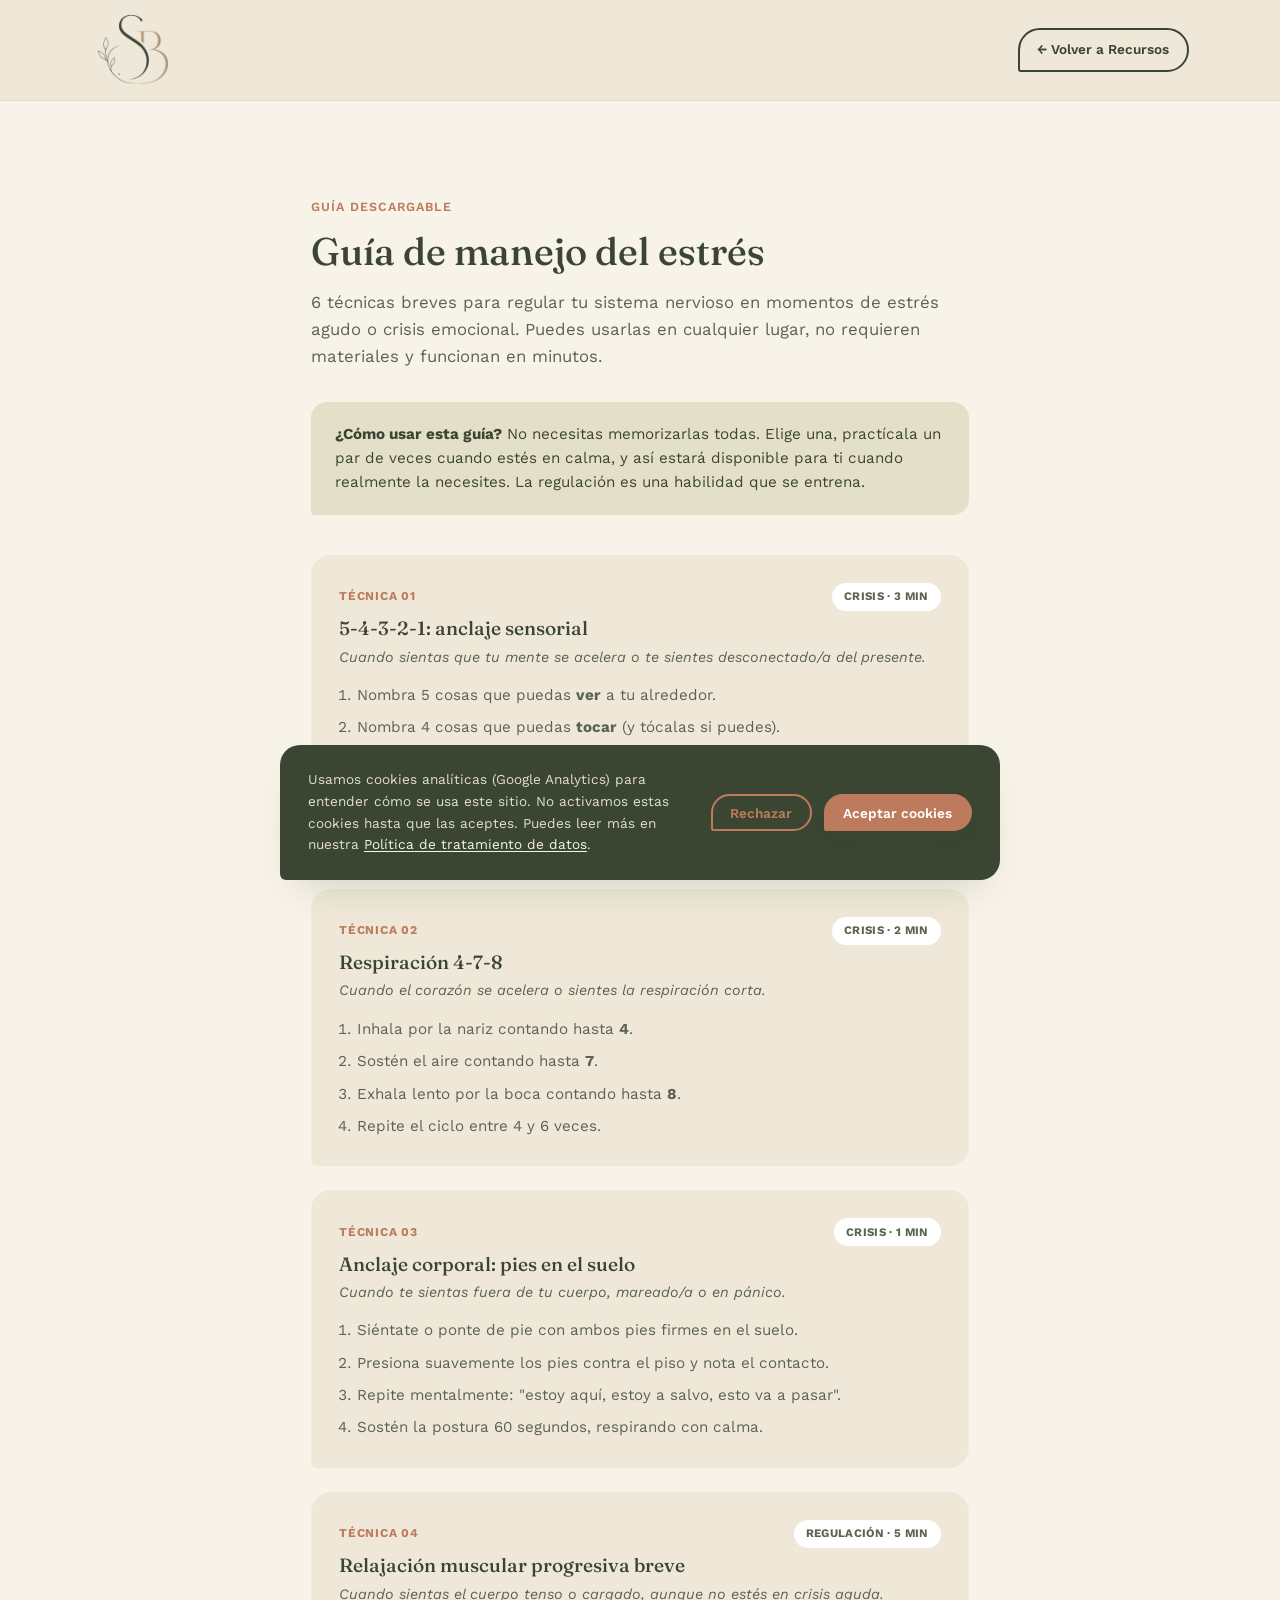
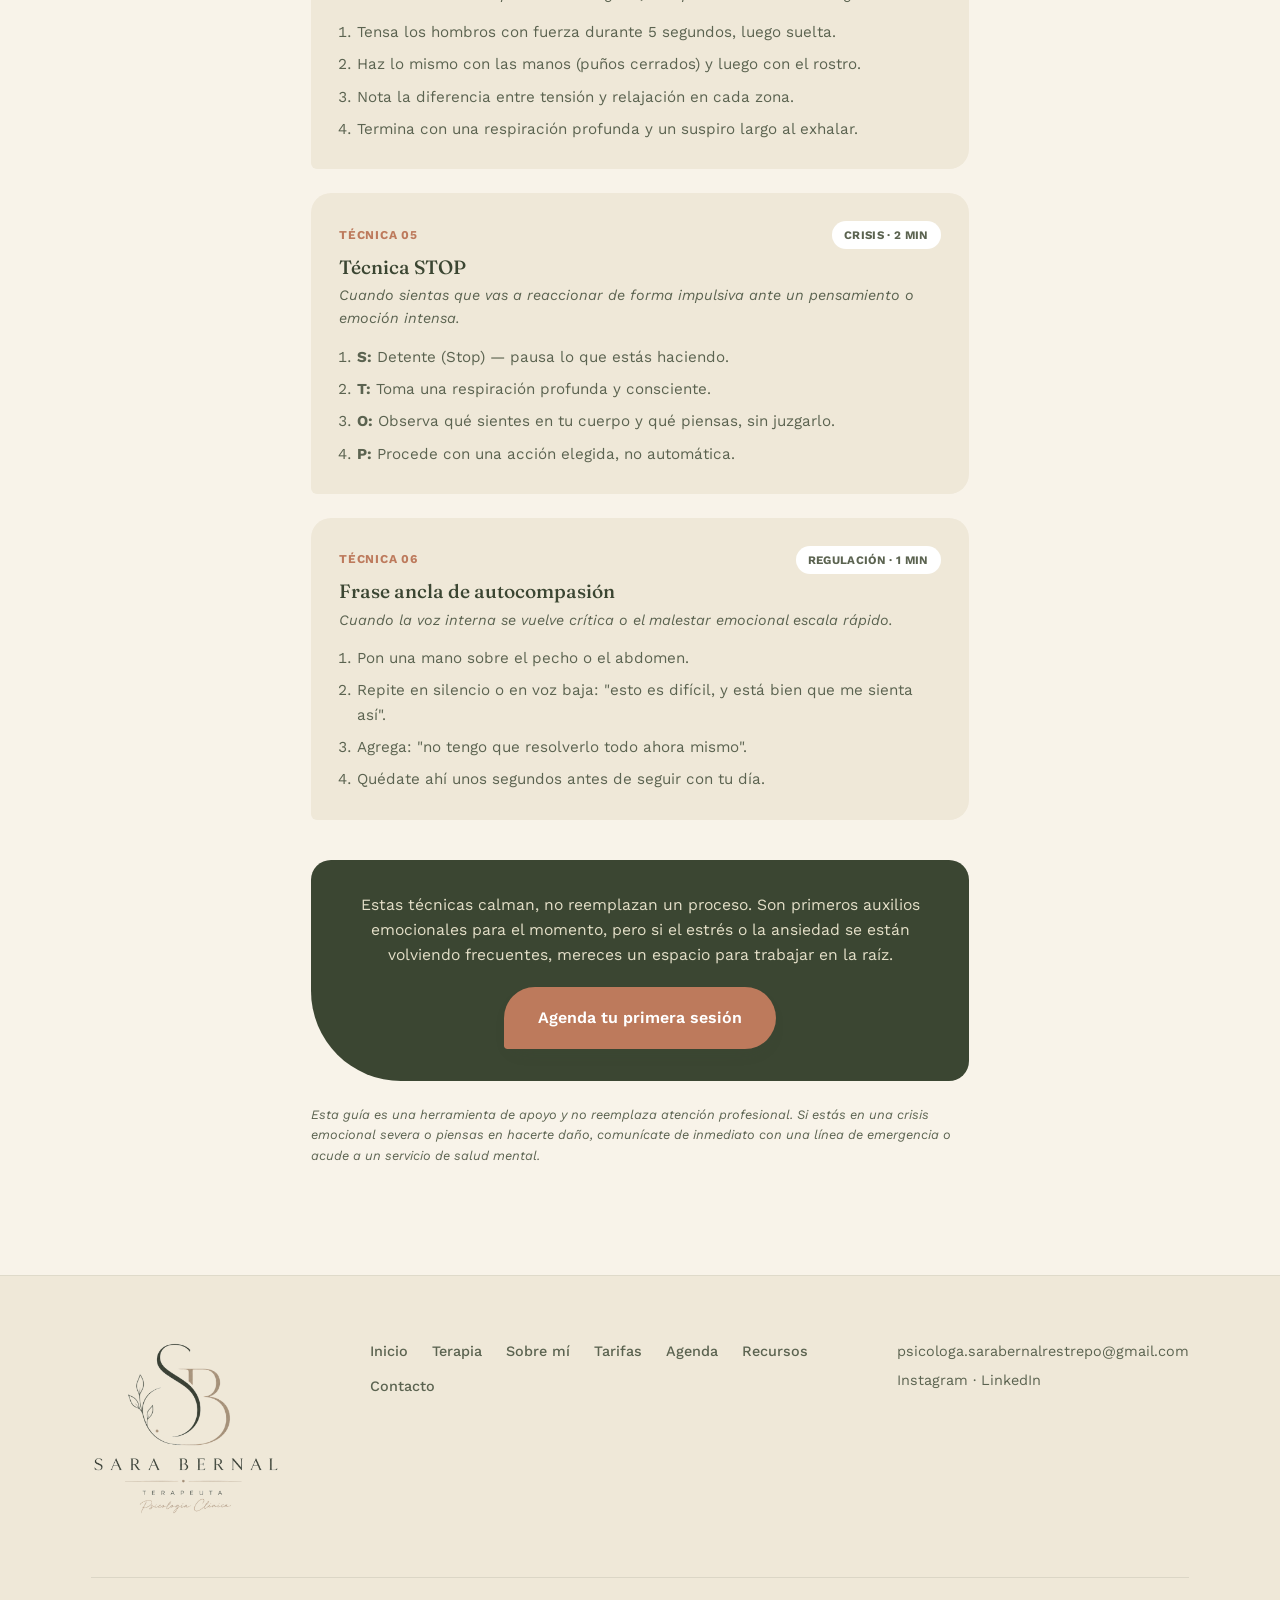
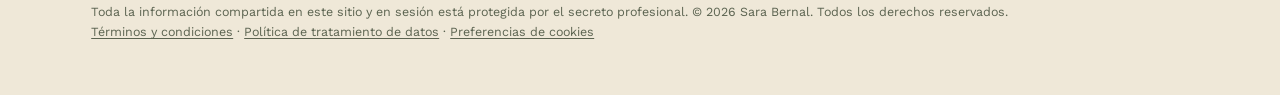
<file: guia-manejo-estres.html>
<!DOCTYPE html>
<html lang="es">
<head>
<script>
  window.dataLayer = window.dataLayer || [];
  function gtag(){dataLayer.push(arguments);}
  gtag('js', new Date());
</script>
<script>window.GA_MEASUREMENT_ID = "G-95TRTV0KR3";</script>

<meta charset="UTF-8">
<meta name="viewport" content="width=device-width, initial-scale=1.0">
<title>Guía de manejo del estrés — Sara Bernal</title>
<meta name="description" content="6 técnicas breves para regular tu sistema nervioso en momentos de estrés agudo o crisis emocional. No requieren materiales y funcionan en minutos.">
<meta name="theme-color" content="#F8F3E9">
<link rel="canonical" href="https://www.sarabernal.co/guia-manejo-estres.html">

<!-- Favicon -->
<link rel="icon" href="favicon.ico" sizes="any">
<link rel="icon" type="image/png" sizes="16x16" href="assets/icons/favicon-16x16.png">
<link rel="icon" type="image/png" sizes="32x32" href="assets/icons/favicon-32x32.png">
<link rel="apple-touch-icon" sizes="180x180" href="assets/icons/apple-touch-icon.png">
<link rel="manifest" href="site.webmanifest">

<link rel="preconnect" href="https://fonts.googleapis.com">
<link rel="preconnect" href="https://fonts.gstatic.com" crossorigin>
<link href="https://fonts.googleapis.com/css2?family=Fraunces:ital,wght@0,400;0,500;0,600;1,400;1,500&family=Work+Sans:wght@400;500;600;700&display=swap" rel="stylesheet">

<link rel="stylesheet" href="css/styles.css">
</head>
<body>

<header class="topbar">
  <div class="topbar__inner">
    <a href="index.html" class="topbar__brand"><img src="assets/icons/android-chrome-192x192.png" alt="Sara Bernal — Psicóloga clínica" class="topbar__brand-img"></a>
    <a href="index.html#recursos" class="btn btn--ghost btn--small">← Volver a Recursos</a>
  </div>
</header>

<main class="main">
  <section class="section guide-content">
    <p class="eyebrow">Guía descargable</p>
    <h1 class="section-title">Guía de manejo del estrés</h1>
    <p class="guide-intro">
      6 técnicas breves para regular tu sistema nervioso en momentos de estrés agudo o crisis
      emocional. Puedes usarlas en cualquier lugar, no requieren materiales y funcionan en minutos.
    </p>

    <div class="guide-callout">
      <strong>¿Cómo usar esta guía?</strong> No necesitas memorizarlas todas. Elige una,
      practícala un par de veces cuando estés en calma, y así estará disponible para ti cuando
      realmente la necesites. La regulación es una habilidad que se entrena.
    </div>

    <div class="technique-card">
      <div class="technique-card__header">
        <span class="technique-card__label">Técnica 01</span>
        <span class="technique-card__tag">Crisis · 3 min</span>
      </div>
      <h3 class="technique-card__title">5-4-3-2-1: anclaje sensorial</h3>
      <p class="technique-card__context">Cuando sientas que tu mente se acelera o te sientes desconectado/a del presente.</p>
      <ol class="technique-card__steps">
        <li>Nombra 5 cosas que puedas <strong>ver</strong> a tu alrededor.</li>
        <li>Nombra 4 cosas que puedas <strong>tocar</strong> (y tócalas si puedes).</li>
        <li>Nombra 3 cosas que puedas <strong>escuchar</strong> en este momento.</li>
        <li>Nombra 2 cosas que puedas <strong>oler</strong>.</li>
        <li>Nombra 1 cosa que puedas <strong>saborear</strong> o agradecer.</li>
      </ol>
    </div>

    <div class="technique-card">
      <div class="technique-card__header">
        <span class="technique-card__label">Técnica 02</span>
        <span class="technique-card__tag">Crisis · 2 min</span>
      </div>
      <h3 class="technique-card__title">Respiración 4-7-8</h3>
      <p class="technique-card__context">Cuando el corazón se acelera o sientes la respiración corta.</p>
      <ol class="technique-card__steps">
        <li>Inhala por la nariz contando hasta <strong>4</strong>.</li>
        <li>Sostén el aire contando hasta <strong>7</strong>.</li>
        <li>Exhala lento por la boca contando hasta <strong>8</strong>.</li>
        <li>Repite el ciclo entre 4 y 6 veces.</li>
      </ol>
    </div>

    <div class="technique-card">
      <div class="technique-card__header">
        <span class="technique-card__label">Técnica 03</span>
        <span class="technique-card__tag">Crisis · 1 min</span>
      </div>
      <h3 class="technique-card__title">Anclaje corporal: pies en el suelo</h3>
      <p class="technique-card__context">Cuando te sientas fuera de tu cuerpo, mareado/a o en pánico.</p>
      <ol class="technique-card__steps">
        <li>Siéntate o ponte de pie con ambos pies firmes en el suelo.</li>
        <li>Presiona suavemente los pies contra el piso y nota el contacto.</li>
        <li>Repite mentalmente: "estoy aquí, estoy a salvo, esto va a pasar".</li>
        <li>Sostén la postura 60 segundos, respirando con calma.</li>
      </ol>
    </div>

    <div class="technique-card">
      <div class="technique-card__header">
        <span class="technique-card__label">Técnica 04</span>
        <span class="technique-card__tag">Regulación · 5 min</span>
      </div>
      <h3 class="technique-card__title">Relajación muscular progresiva breve</h3>
      <p class="technique-card__context">Cuando sientas el cuerpo tenso o cargado, aunque no estés en crisis aguda.</p>
      <ol class="technique-card__steps">
        <li>Tensa los hombros con fuerza durante 5 segundos, luego suelta.</li>
        <li>Haz lo mismo con las manos (puños cerrados) y luego con el rostro.</li>
        <li>Nota la diferencia entre tensión y relajación en cada zona.</li>
        <li>Termina con una respiración profunda y un suspiro largo al exhalar.</li>
      </ol>
    </div>

    <div class="technique-card">
      <div class="technique-card__header">
        <span class="technique-card__label">Técnica 05</span>
        <span class="technique-card__tag">Crisis · 2 min</span>
      </div>
      <h3 class="technique-card__title">Técnica STOP</h3>
      <p class="technique-card__context">Cuando sientas que vas a reaccionar de forma impulsiva ante un pensamiento o emoción intensa.</p>
      <ol class="technique-card__steps">
        <li><strong>S:</strong> Detente (Stop) — pausa lo que estás haciendo.</li>
        <li><strong>T:</strong> Toma una respiración profunda y consciente.</li>
        <li><strong>O:</strong> Observa qué sientes en tu cuerpo y qué piensas, sin juzgarlo.</li>
        <li><strong>P:</strong> Procede con una acción elegida, no automática.</li>
      </ol>
    </div>

    <div class="technique-card">
      <div class="technique-card__header">
        <span class="technique-card__label">Técnica 06</span>
        <span class="technique-card__tag">Regulación · 1 min</span>
      </div>
      <h3 class="technique-card__title">Frase ancla de autocompasión</h3>
      <p class="technique-card__context">Cuando la voz interna se vuelve crítica o el malestar emocional escala rápido.</p>
      <ol class="technique-card__steps">
        <li>Pon una mano sobre el pecho o el abdomen.</li>
        <li>Repite en silencio o en voz baja: "esto es difícil, y está bien que me sienta así".</li>
        <li>Agrega: "no tengo que resolverlo todo ahora mismo".</li>
        <li>Quédate ahí unos segundos antes de seguir con tu día.</li>
      </ol>
    </div>

    <div class="guide-closing">
      <p>
        Estas técnicas calman, no reemplazan un proceso. Son primeros auxilios emocionales para
        el momento, pero si el estrés o la ansiedad se están volviendo frecuentes, mereces un
        espacio para trabajar en la raíz.
      </p>
      <a href="index.html#agenda" class="btn btn--primary btn--lg">Agenda tu primera sesión</a>
    </div>

    <p class="guide-disclaimer">
      Esta guía es una herramienta de apoyo y no reemplaza atención profesional. Si estás en una
      crisis emocional severa o piensas en hacerte daño, comunícate de inmediato con una línea de
      emergencia o acude a un servicio de salud mental.
    </p>
  </section>
</main>

<!-- ============ FOOTER ============ -->
<footer class="footer">
  <div class="footer__inner">
    <div class="footer__brand">
      <img src="assets/icons/logo-full.png" alt="Sara Bernal — Terapeuta, Psicología Clínica" class="footer__logo-img" width="640" height="598">
    </div>

    <nav class="footer__nav" aria-label="Navegación del footer">
      <a href="index.html#inicio">Inicio</a>
      <a href="index.html#terapia">Terapia</a>
      <a href="index.html#sobre">Sobre mí</a>
      <a href="index.html#tarifas">Tarifas</a>
      <a href="index.html#agenda">Agenda</a>
      <a href="index.html#recursos">Recursos</a>
      <a href="index.html#contacto">Contacto</a>
    </nav>

    <div class="footer__contact">
      <p>psicologa.sarabernalrestrepo@gmail.com</p>
      <p>Instagram · LinkedIn</p>
    </div>

    <p class="footer__legal">
      Toda la información compartida en este sitio y en sesión está protegida por el
      secreto profesional. © <span id="footerYear"></span> Sara Bernal. Todos los derechos reservados.
      <br>
      <a href="terminos.html">Términos y condiciones</a> ·
      <a href="privacidad.html">Política de tratamiento de datos</a> ·
      <button type="button" class="footer__cookie-link" id="openCookiePrefs">Preferencias de cookies</button>
    </p>
  </div>
</footer>

<!-- ============ COOKIE CONSENT BANNER ============ -->
<div class="cookie-banner" id="cookieBanner" role="dialog" aria-live="polite" aria-label="Preferencias de cookies" hidden>
  <div class="cookie-banner__text">
    <p>
      Usamos cookies analíticas (Google Analytics) para entender cómo se usa este sitio.
      No activamos estas cookies hasta que las aceptes. Puedes leer más en nuestra
      <a href="privacidad.html">Política de tratamiento de datos</a>.
    </p>
  </div>
  <div class="cookie-banner__actions">
    <button type="button" class="btn btn--outline btn--small" id="cookieReject">Rechazar</button>
    <button type="button" class="btn btn--primary btn--small" id="cookieAccept">Aceptar cookies</button>
  </div>
</div>

<script src="js/main.js"></script>
</body>
</html>
</file>
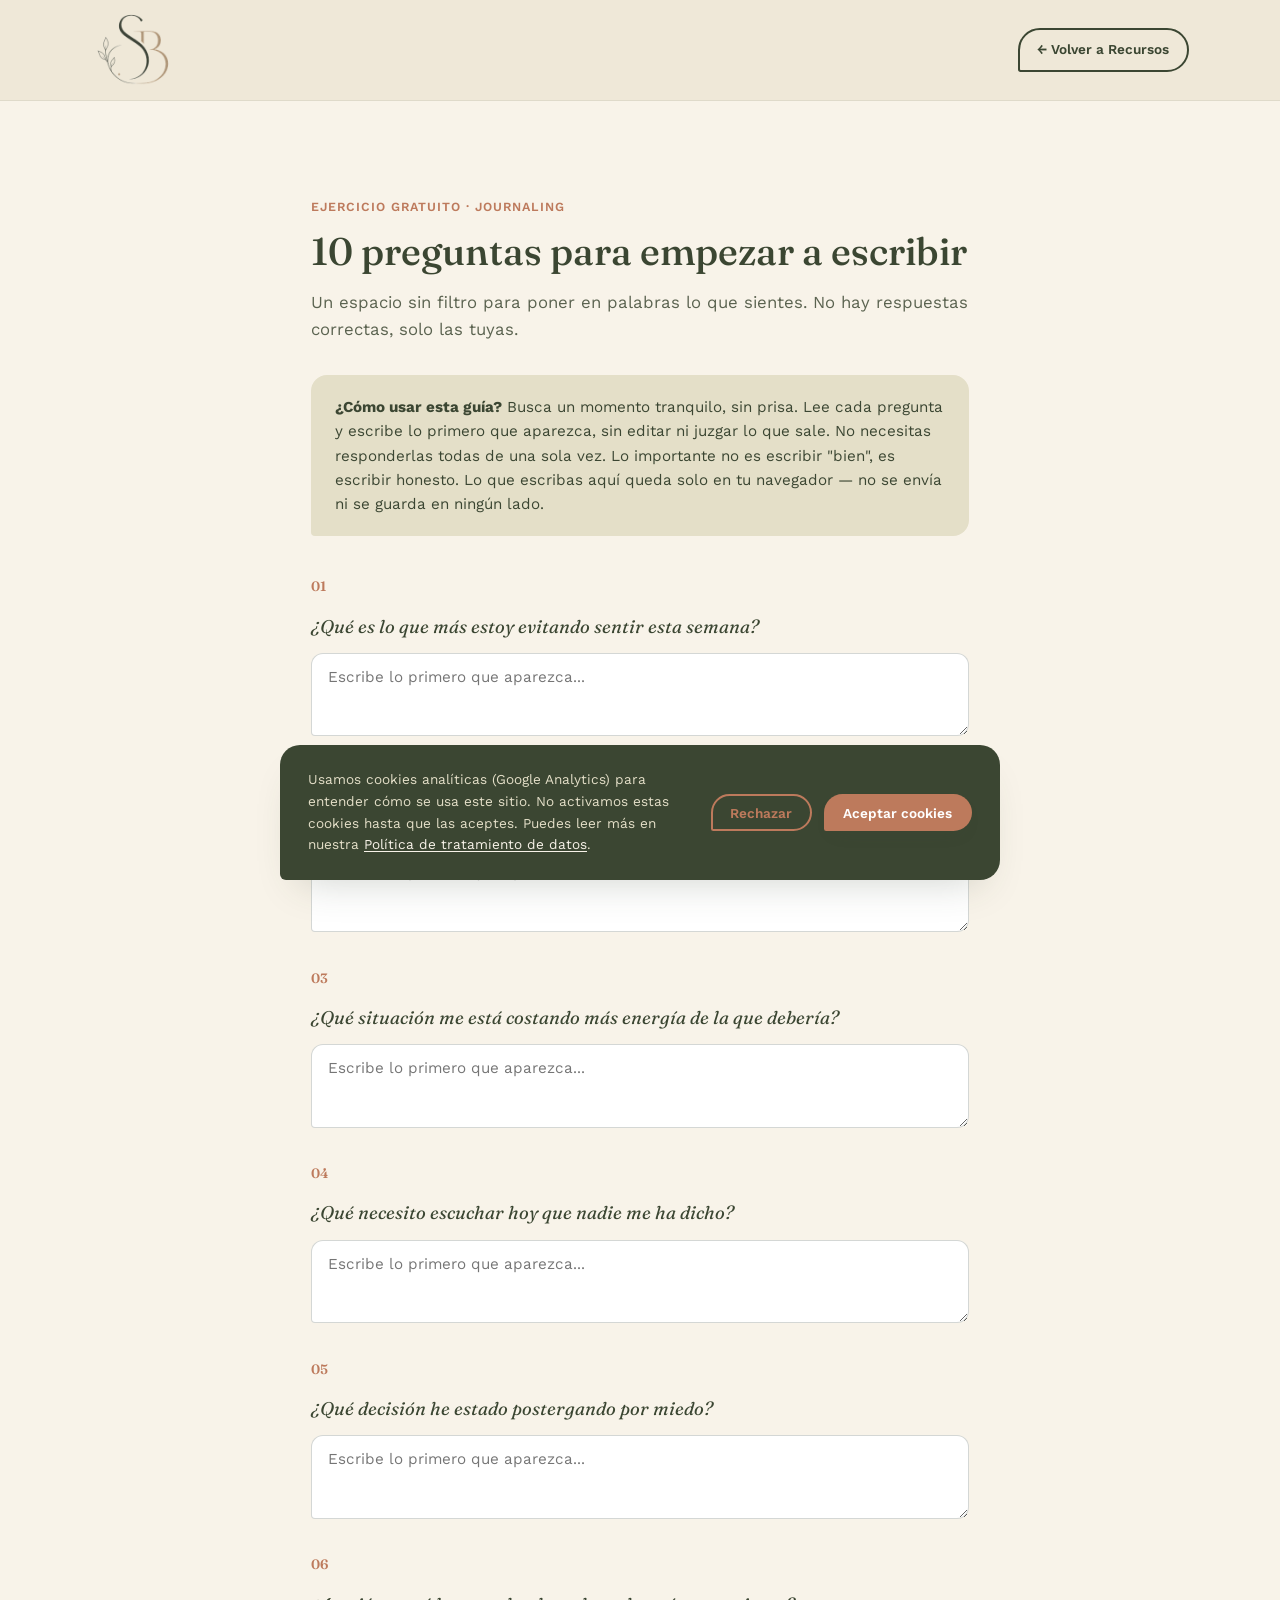
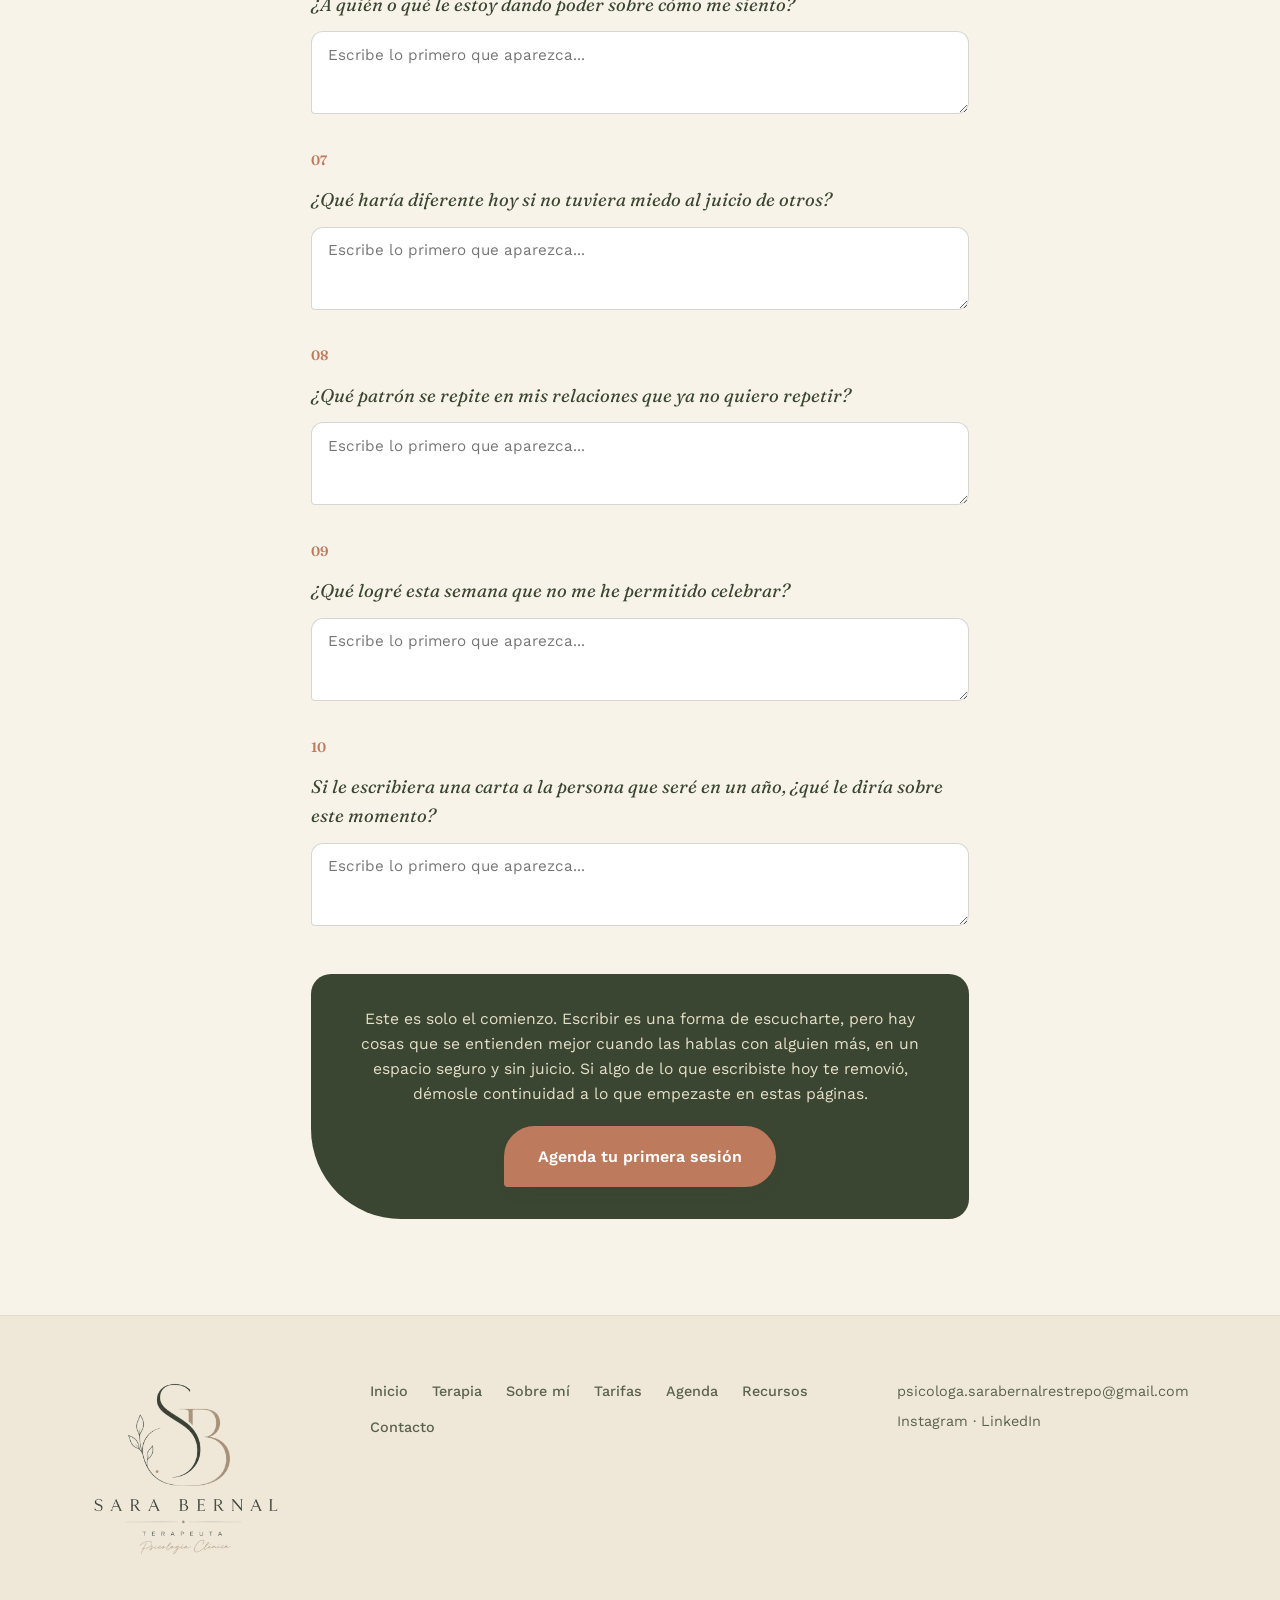
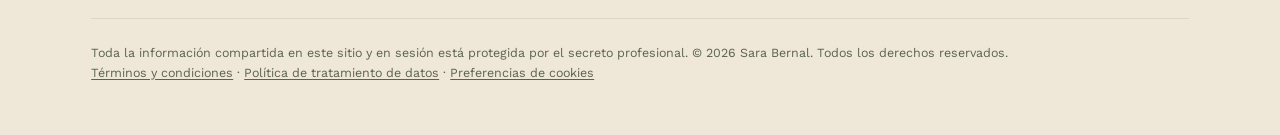
<file: journaling-preguntas.html>
<!DOCTYPE html>
<html lang="es">
<head>
<script>
  window.dataLayer = window.dataLayer || [];
  function gtag(){dataLayer.push(arguments);}
  gtag('js', new Date());
</script>
<script>window.GA_MEASUREMENT_ID = "G-95TRTV0KR3";</script>

<meta charset="UTF-8">
<meta name="viewport" content="width=device-width, initial-scale=1.0">
<title>Journaling: 10 preguntas para empezar a escribir — Sara Bernal</title>
<meta name="description" content="Un espacio sin filtro para poner en palabras lo que sientes. No hay respuestas correctas, solo las tuyas.">
<meta name="theme-color" content="#F8F3E9">
<link rel="canonical" href="https://www.sarabernal.co/journaling-preguntas.html">

<!-- Favicon -->
<link rel="icon" href="favicon.ico" sizes="any">
<link rel="icon" type="image/png" sizes="16x16" href="assets/icons/favicon-16x16.png">
<link rel="icon" type="image/png" sizes="32x32" href="assets/icons/favicon-32x32.png">
<link rel="apple-touch-icon" sizes="180x180" href="assets/icons/apple-touch-icon.png">
<link rel="manifest" href="site.webmanifest">

<link rel="preconnect" href="https://fonts.googleapis.com">
<link rel="preconnect" href="https://fonts.gstatic.com" crossorigin>
<link href="https://fonts.googleapis.com/css2?family=Fraunces:ital,wght@0,400;0,500;0,600;1,400;1,500&family=Work+Sans:wght@400;500;600;700&display=swap" rel="stylesheet">

<link rel="stylesheet" href="css/styles.css">
</head>
<body>

<header class="topbar">
  <div class="topbar__inner">
    <a href="index.html" class="topbar__brand"><img src="assets/icons/android-chrome-192x192.png" alt="Sara Bernal — Psicóloga clínica" class="topbar__brand-img"></a>
    <a href="index.html#recursos" class="btn btn--ghost btn--small">← Volver a Recursos</a>
  </div>
</header>

<main class="main">
  <section class="section guide-content">
    <p class="eyebrow">Ejercicio gratuito · Journaling</p>
    <h1 class="section-title">10 preguntas para empezar a escribir</h1>
    <p class="guide-intro">
      Un espacio sin filtro para poner en palabras lo que sientes. No hay respuestas correctas,
      solo las tuyas.
    </p>

    <div class="guide-callout">
      <strong>¿Cómo usar esta guía?</strong> Busca un momento tranquilo, sin prisa. Lee cada
      pregunta y escribe lo primero que aparezca, sin editar ni juzgar lo que sale. No necesitas
      responderlas todas de una sola vez. Lo importante no es escribir "bien", es escribir
      honesto. Lo que escribas aquí queda solo en tu navegador — no se envía ni se guarda en
      ningún lado.
    </div>

    <div id="journalQuestions"></div>

    <div class="guide-closing">
      <p>
        Este es solo el comienzo. Escribir es una forma de escucharte, pero hay cosas que se
        entienden mejor cuando las hablas con alguien más, en un espacio seguro y sin juicio.
        Si algo de lo que escribiste hoy te removió, démosle continuidad a lo que empezaste
        en estas páginas.
      </p>
      <a href="index.html#agenda" class="btn btn--primary btn--lg">Agenda tu primera sesión</a>
    </div>
  </section>
</main>

<!-- ============ FOOTER ============ -->
<footer class="footer">
  <div class="footer__inner">
    <div class="footer__brand">
      <img src="assets/icons/logo-full.png" alt="Sara Bernal — Terapeuta, Psicología Clínica" class="footer__logo-img" width="640" height="598">
    </div>

    <nav class="footer__nav" aria-label="Navegación del footer">
      <a href="index.html#inicio">Inicio</a>
      <a href="index.html#terapia">Terapia</a>
      <a href="index.html#sobre">Sobre mí</a>
      <a href="index.html#tarifas">Tarifas</a>
      <a href="index.html#agenda">Agenda</a>
      <a href="index.html#recursos">Recursos</a>
      <a href="index.html#contacto">Contacto</a>
    </nav>

    <div class="footer__contact">
      <p>psicologa.sarabernalrestrepo@gmail.com</p>
      <p>Instagram · LinkedIn</p>
    </div>

    <p class="footer__legal">
      Toda la información compartida en este sitio y en sesión está protegida por el
      secreto profesional. © <span id="footerYear"></span> Sara Bernal. Todos los derechos reservados.
      <br>
      <a href="terminos.html">Términos y condiciones</a> ·
      <a href="privacidad.html">Política de tratamiento de datos</a> ·
      <button type="button" class="footer__cookie-link" id="openCookiePrefs">Preferencias de cookies</button>
    </p>
  </div>
</footer>

<!-- ============ COOKIE CONSENT BANNER ============ -->
<div class="cookie-banner" id="cookieBanner" role="dialog" aria-live="polite" aria-label="Preferencias de cookies" hidden>
  <div class="cookie-banner__text">
    <p>
      Usamos cookies analíticas (Google Analytics) para entender cómo se usa este sitio.
      No activamos estas cookies hasta que las aceptes. Puedes leer más en nuestra
      <a href="privacidad.html">Política de tratamiento de datos</a>.
    </p>
  </div>
  <div class="cookie-banner__actions">
    <button type="button" class="btn btn--outline btn--small" id="cookieReject">Rechazar</button>
    <button type="button" class="btn btn--primary btn--small" id="cookieAccept">Aceptar cookies</button>
  </div>
</div>

<script src="js/main.js"></script>
<script>
  (function () {
    var preguntas = [
      "¿Qué es lo que más estoy evitando sentir esta semana?",
      "Si mi cuerpo pudiera hablar hoy, ¿qué me diría?",
      "¿Qué situación me está costando más energía de la que debería?",
      "¿Qué necesito escuchar hoy que nadie me ha dicho?",
      "¿Qué decisión he estado postergando por miedo?",
      "¿A quién o qué le estoy dando poder sobre cómo me siento?",
      "¿Qué haría diferente hoy si no tuviera miedo al juicio de otros?",
      "¿Qué patrón se repite en mis relaciones que ya no quiero repetir?",
      "¿Qué logré esta semana que no me he permitido celebrar?",
      "Si le escribiera una carta a la persona que seré en un año, ¿qué le diría sobre este momento?"
    ];

    var container = document.getElementById("journalQuestions");
    if (!container) return;

    preguntas.forEach(function (texto, i) {
      var wrap = document.createElement("div");
      wrap.className = "journal-question";
      wrap.innerHTML =
        '<p class="journal-question__number">' + String(i + 1).padStart(2, "0") + '</p>' +
        '<p class="journal-question__text">' + texto + '</p>' +
        '<textarea rows="3" aria-label="Pregunta ' + (i + 1) + '" placeholder="Escribe lo primero que aparezca..."></textarea>';
      container.appendChild(wrap);
    });
  })();
</script>
</body>
</html>
</file>
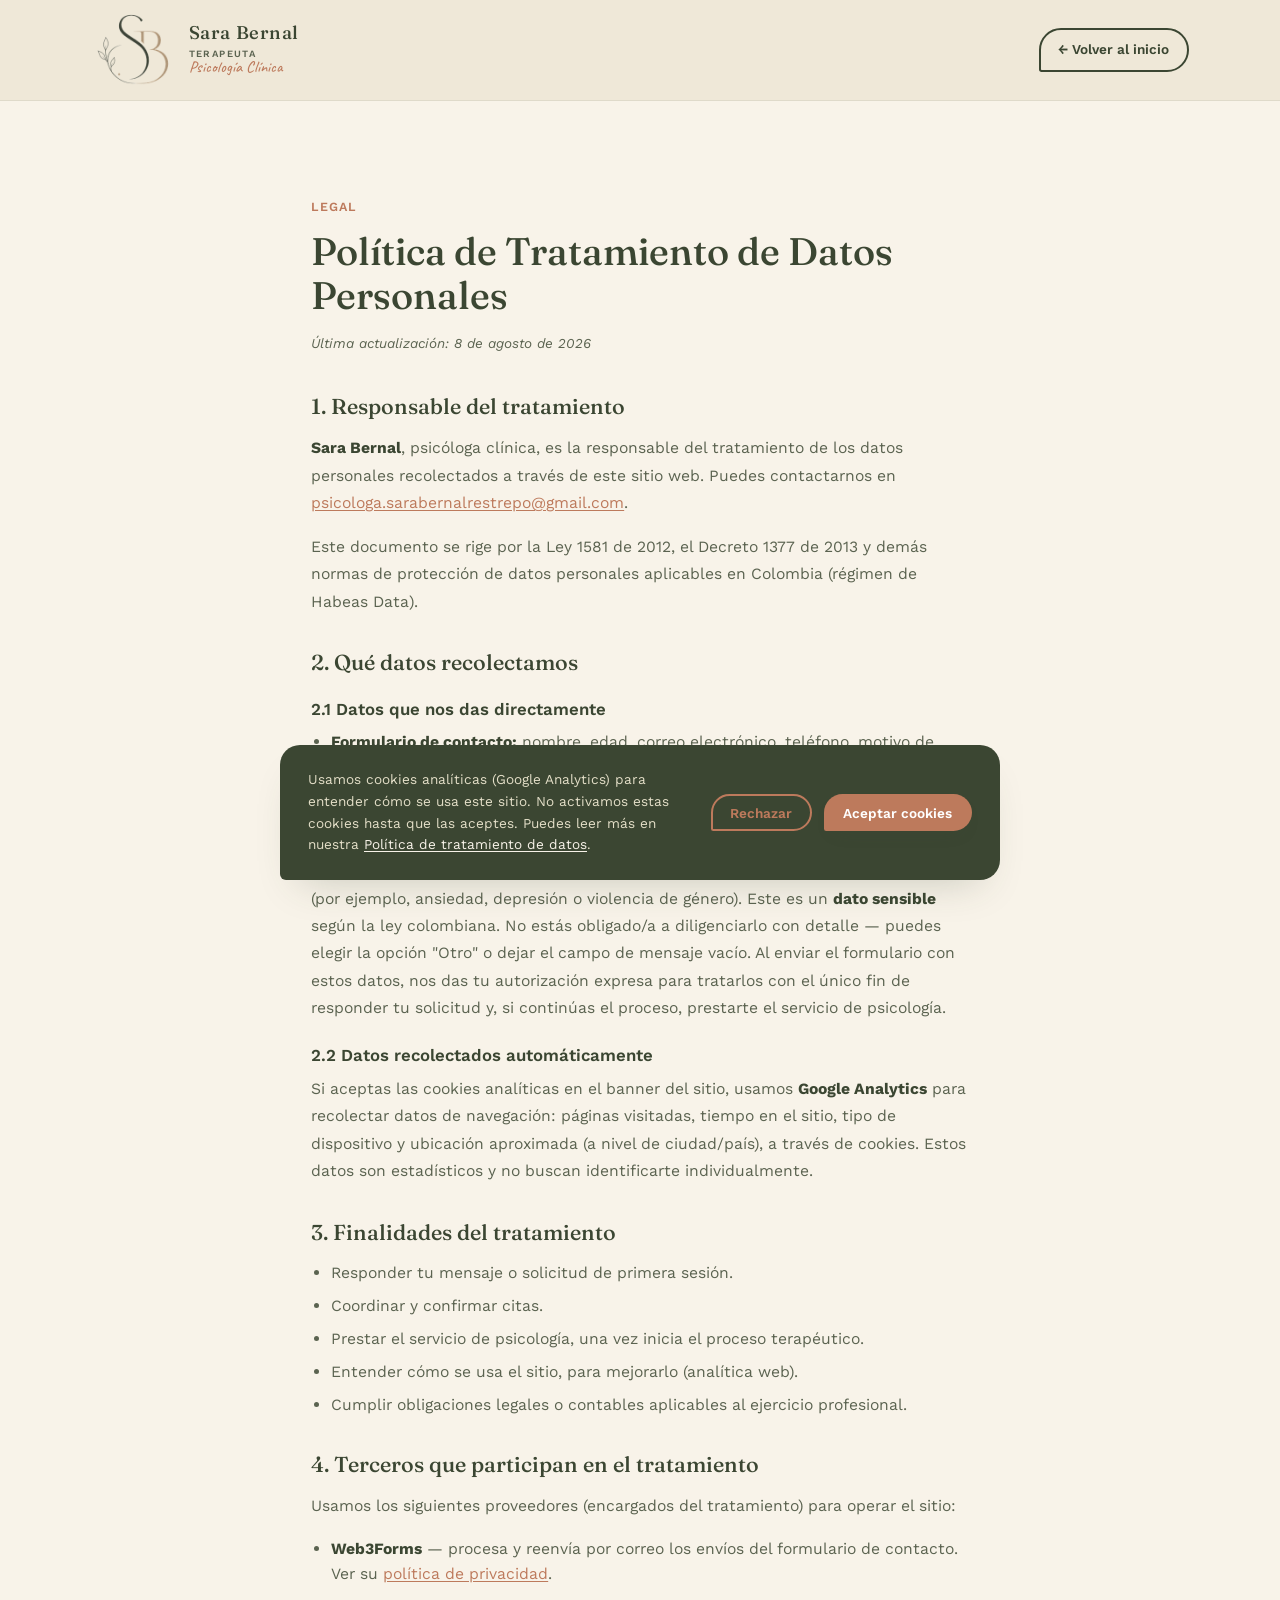
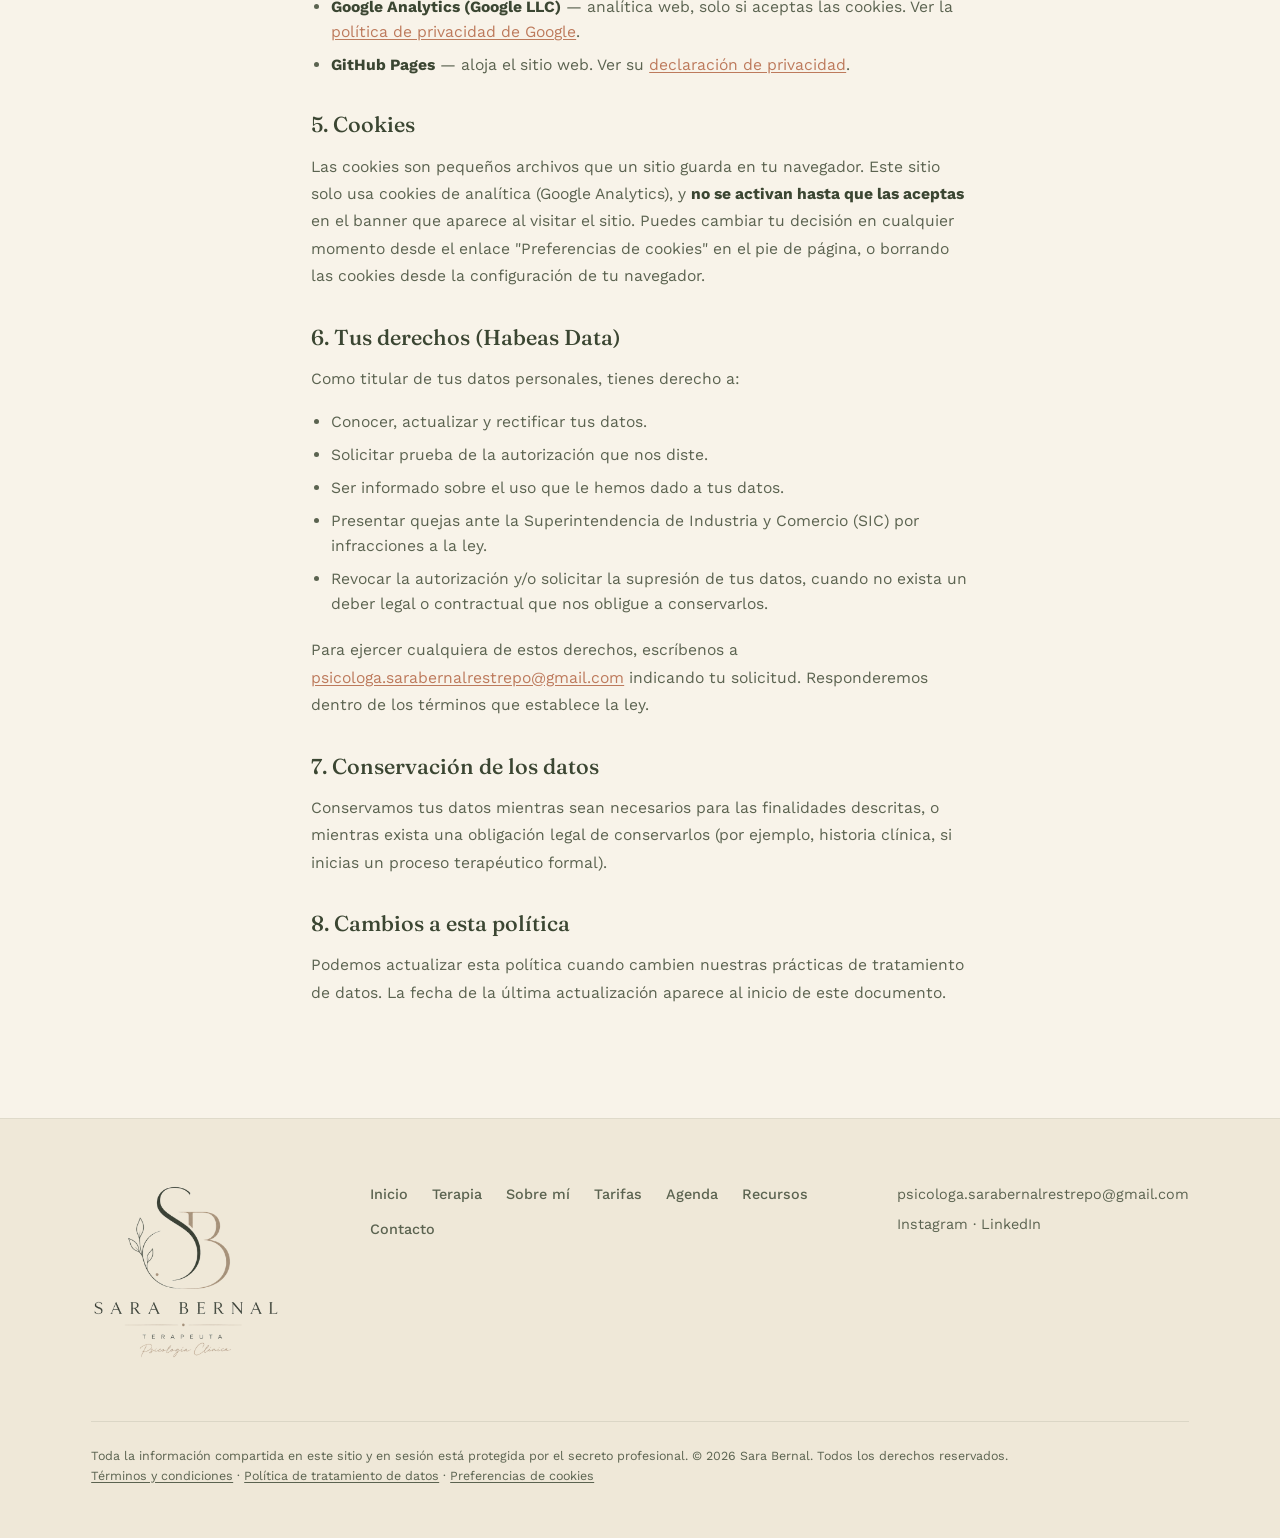
<file: privacidad.html>
<!DOCTYPE html>
<!--
  Plantilla legal generada como borrador de referencia (Ley 1581 de 2012,
  Decreto 1377 de 2013 y régimen de Habeas Data, Colombia). NO reemplaza
  la revisión de un abogado. Revisa y ajusta este documento con un
  profesional antes de publicarlo, especialmente por tratarse de un sitio
  que recolecta datos sensibles de salud (motivo de consulta).
-->
<html lang="es">
<head>
<script>
  window.dataLayer = window.dataLayer || [];
  function gtag(){dataLayer.push(arguments);}
  gtag('js', new Date());
</script>
<script>window.GA_MEASUREMENT_ID = "G-95TRTV0KR3";</script>

<meta charset="UTF-8">
<meta name="viewport" content="width=device-width, initial-scale=1.0">
<title>Política de Tratamiento de Datos — PS. Sara Bernal</title>
<meta name="description" content="Política de tratamiento de datos personales y privacidad del sitio web de Sara Bernal, psicóloga clínica.">
<meta name="theme-color" content="#F8F3E9">
<meta name="robots" content="noindex">
<link rel="canonical" href="https://www.sarabernal.co/privacidad.html">

<!-- Favicon -->
<link rel="icon" href="favicon.ico" sizes="any">
<link rel="icon" type="image/png" sizes="16x16" href="assets/icons/favicon-16x16.png">
<link rel="icon" type="image/png" sizes="32x32" href="assets/icons/favicon-32x32.png">
<link rel="apple-touch-icon" sizes="180x180" href="assets/icons/apple-touch-icon.png">
<link rel="manifest" href="site.webmanifest">

<link rel="preconnect" href="https://fonts.googleapis.com">
<link rel="preconnect" href="https://fonts.gstatic.com" crossorigin>
<link href="https://fonts.googleapis.com/css2?family=Fraunces:ital,wght@0,500;0,600;1,400;1,500&family=Work+Sans:wght@400;500;600;700&family=Caveat:wght@500;600&display=swap" rel="stylesheet">

<link rel="stylesheet" href="css/styles.css">
</head>
<body>

<header class="topbar">
  <div class="topbar__inner">
    <a href="index.html" class="topbar__brand">
      <img src="assets/icons/android-chrome-192x192.png" alt="Sara Bernal — Psicóloga clínica" class="topbar__brand-img">
      <span class="topbar__brand-word">
        <span class="topbar__brand-name">Sara Bernal</span>
        <span class="topbar__brand-role">Terapeuta</span>
        <span class="topbar__brand-script">Psicología Clínica</span>
      </span>
    </a>
    <a href="index.html" class="btn btn--ghost btn--small">← Volver al inicio</a>
  </div>
</header>

<main class="main">
  <section class="section legal-content">
    <p class="eyebrow">Legal</p>
    <h1 class="section-title">Política de Tratamiento de Datos Personales</h1>
    <p class="legal-updated">Última actualización: 8 de agosto de 2026</p>

    <div class="legal-body">
      <h2>1. Responsable del tratamiento</h2>
      <p>
        <strong>Sara Bernal</strong>, psicóloga clínica, es la responsable del tratamiento de
        los datos personales recolectados a través de este sitio web. Puedes
        contactarnos en <a href="mailto:psicologa.sarabernalrestrepo@gmail.com">psicologa.sarabernalrestrepo@gmail.com</a>.
      </p>
      <p>
        Este documento se rige por la Ley 1581 de 2012, el Decreto 1377 de 2013 y demás
        normas de protección de datos personales aplicables en Colombia (régimen de
        Habeas Data).
      </p>

      <h2>2. Qué datos recolectamos</h2>
      <h3>2.1 Datos que nos das directamente</h3>
      <ul>
        <li><strong>Formulario de contacto:</strong> nombre, edad, correo electrónico, teléfono, motivo de consulta y mensaje opcional.</li>
        <li><strong>Casilla "primera vez en terapia":</strong> un dato adicional sobre tu historial, si decides marcarla.</li>
      </ul>
      <p>
        El campo "¿qué te trae por aquí?" puede incluir información sobre tu salud mental
        (por ejemplo, ansiedad, depresión o violencia de género). Este es un
        <strong>dato sensible</strong> según la ley colombiana. No estás obligado/a a
        diligenciarlo con detalle — puedes elegir la opción "Otro"
        o dejar el campo de mensaje vacío. Al enviar el formulario con estos
        datos, nos das tu autorización expresa para tratarlos con el único fin de
        responder tu solicitud y, si continúas el proceso, prestarte el servicio de
        psicología.
      </p>

      <h3>2.2 Datos recolectados automáticamente</h3>
      <p>
        Si aceptas las cookies analíticas en el banner del sitio, usamos
        <strong>Google Analytics</strong> para recolectar datos de navegación: páginas
        visitadas, tiempo en el sitio, tipo de dispositivo y ubicación aproximada
        (a nivel de ciudad/país), a través de cookies. Estos datos son estadísticos y no
        buscan identificarte individualmente.
      </p>

      <h2>3. Finalidades del tratamiento</h2>
      <ul>
        <li>Responder tu mensaje o solicitud de primera sesión.</li>
        <li>Coordinar y confirmar citas.</li>
        <li>Prestar el servicio de psicología, una vez inicia el proceso terapéutico.</li>
        <li>Entender cómo se usa el sitio, para mejorarlo (analítica web).</li>
        <li>Cumplir obligaciones legales o contables aplicables al ejercicio profesional.</li>
      </ul>

      <h2>4. Terceros que participan en el tratamiento</h2>
      <p>Usamos los siguientes proveedores (encargados del tratamiento) para operar el sitio:</p>
      <ul>
        <li><strong>Web3Forms</strong> — procesa y reenvía por correo los envíos del formulario de contacto. Ver su <a href="https://web3forms.com/privacy" target="_blank" rel="noopener">política de privacidad</a>.</li>
        <li><strong>Google Analytics (Google LLC)</strong> — analítica web, solo si aceptas las cookies. Ver la <a href="https://policies.google.com/privacy" target="_blank" rel="noopener">política de privacidad de Google</a>.</li>
        <li><strong>GitHub Pages</strong> — aloja el sitio web. Ver su <a href="https://docs.github.com/en/site-policy/privacy-policies/github-privacy-statement" target="_blank" rel="noopener">declaración de privacidad</a>.</li>
      </ul>

      <h2>5. Cookies</h2>
      <p>
        Las cookies son pequeños archivos que un sitio guarda en tu navegador. Este sitio
        solo usa cookies de analítica (Google Analytics), y <strong>no se activan hasta
        que las aceptas</strong> en el banner que aparece al visitar el sitio. Puedes
        cambiar tu decisión en cualquier momento desde el enlace "Preferencias de
        cookies" en el pie de página, o borrando las cookies desde la configuración de tu
        navegador.
      </p>

      <h2>6. Tus derechos (Habeas Data)</h2>
      <p>Como titular de tus datos personales, tienes derecho a:</p>
      <ul>
        <li>Conocer, actualizar y rectificar tus datos.</li>
        <li>Solicitar prueba de la autorización que nos diste.</li>
        <li>Ser informado sobre el uso que le hemos dado a tus datos.</li>
        <li>Presentar quejas ante la Superintendencia de Industria y Comercio (SIC) por infracciones a la ley.</li>
        <li>Revocar la autorización y/o solicitar la supresión de tus datos, cuando no exista un deber legal o contractual que nos obligue a conservarlos.</li>
      </ul>
      <p>
        Para ejercer cualquiera de estos derechos, escríbenos a
        <a href="mailto:psicologa.sarabernalrestrepo@gmail.com">psicologa.sarabernalrestrepo@gmail.com</a>
        indicando tu solicitud. Responderemos dentro de los términos que establece la ley.
      </p>

      <h2>7. Conservación de los datos</h2>
      <p>
        Conservamos tus datos mientras sean necesarios para las finalidades descritas, o
        mientras exista una obligación legal de conservarlos (por ejemplo, historia
        clínica, si inicias un proceso terapéutico formal).
      </p>

      <h2>8. Cambios a esta política</h2>
      <p>
        Podemos actualizar esta política cuando cambien nuestras prácticas de tratamiento
        de datos. La fecha de la última actualización aparece al inicio de este
        documento.
      </p>
    </div>
  </section>
</main>

<!-- ============ FOOTER ============ -->
<footer class="footer">
  <div class="footer__inner">
    <div class="footer__brand">
      <img src="assets/icons/logo-full.png" alt="Sara Bernal — Terapeuta, Psicología Clínica" class="footer__logo-img" width="640" height="598">
    </div>

    <nav class="footer__nav" aria-label="Navegación del footer">
      <a href="index.html#inicio">Inicio</a>
      <a href="index.html#terapia">Terapia</a>
      <a href="index.html#sobre">Sobre mí</a>
      <a href="index.html#tarifas">Tarifas</a>
      <a href="index.html#agenda">Agenda</a>
      <a href="index.html#recursos">Recursos</a>
      <a href="index.html#contacto">Contacto</a>
    </nav>

    <div class="footer__contact">
      <p>psicologa.sarabernalrestrepo@gmail.com</p>
      <p>Instagram · LinkedIn</p>
    </div>

    <p class="footer__legal">
      Toda la información compartida en este sitio y en sesión está protegida por el
      secreto profesional. © <span id="footerYear"></span> Sara Bernal. Todos los derechos reservados.
      <br>
      <a href="terminos.html">Términos y condiciones</a> ·
      <a href="privacidad.html">Política de tratamiento de datos</a> ·
      <button type="button" class="footer__cookie-link" id="openCookiePrefs">Preferencias de cookies</button>
    </p>
  </div>
</footer>

<!-- ============ COOKIE CONSENT BANNER ============ -->
<div class="cookie-banner" id="cookieBanner" role="dialog" aria-live="polite" aria-label="Preferencias de cookies" hidden>
  <div class="cookie-banner__text">
    <p>
      Usamos cookies analíticas (Google Analytics) para entender cómo se usa este sitio.
      No activamos estas cookies hasta que las aceptes. Puedes leer más en nuestra
      <a href="privacidad.html">Política de tratamiento de datos</a>.
    </p>
  </div>
  <div class="cookie-banner__actions">
    <button type="button" class="btn btn--outline btn--small" id="cookieReject">Rechazar</button>
    <button type="button" class="btn btn--primary btn--small" id="cookieAccept">Aceptar cookies</button>
  </div>
</div>

<script src="js/main.js"></script>
</body>
</html>
</file>
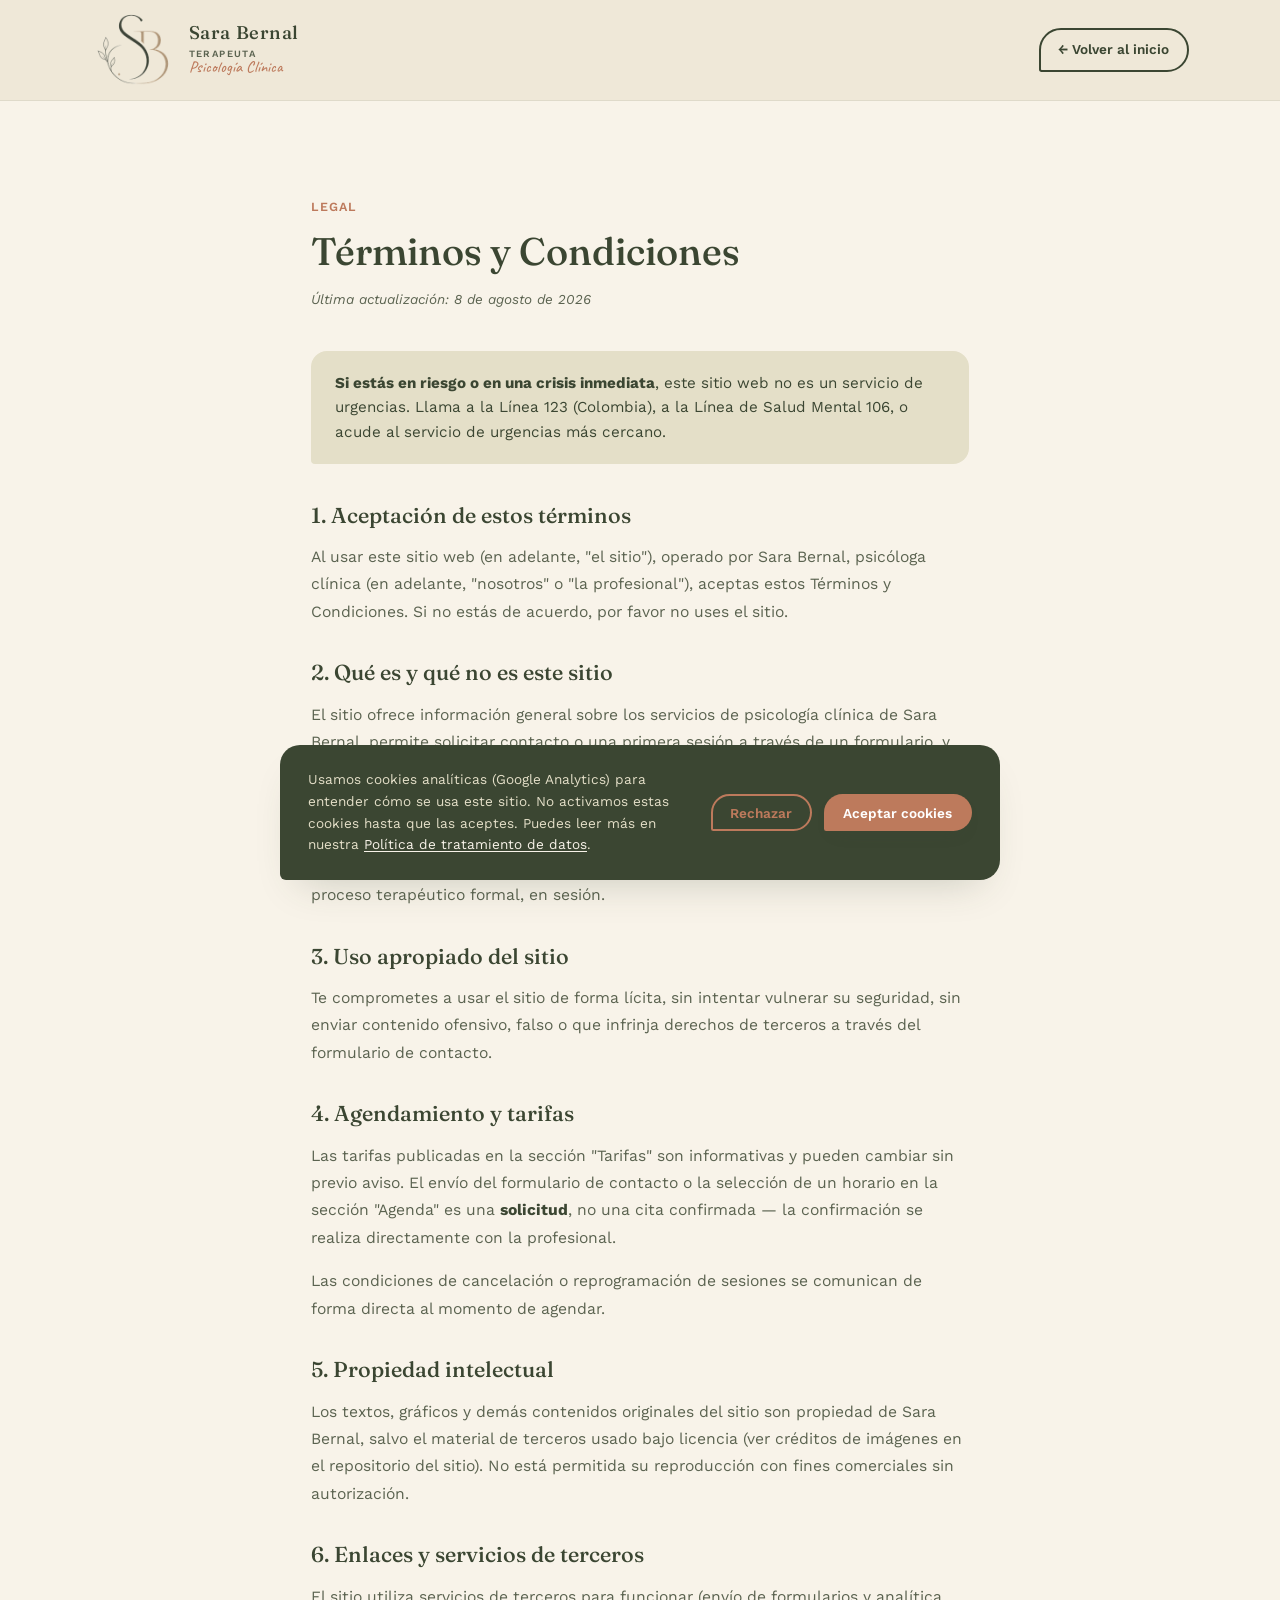
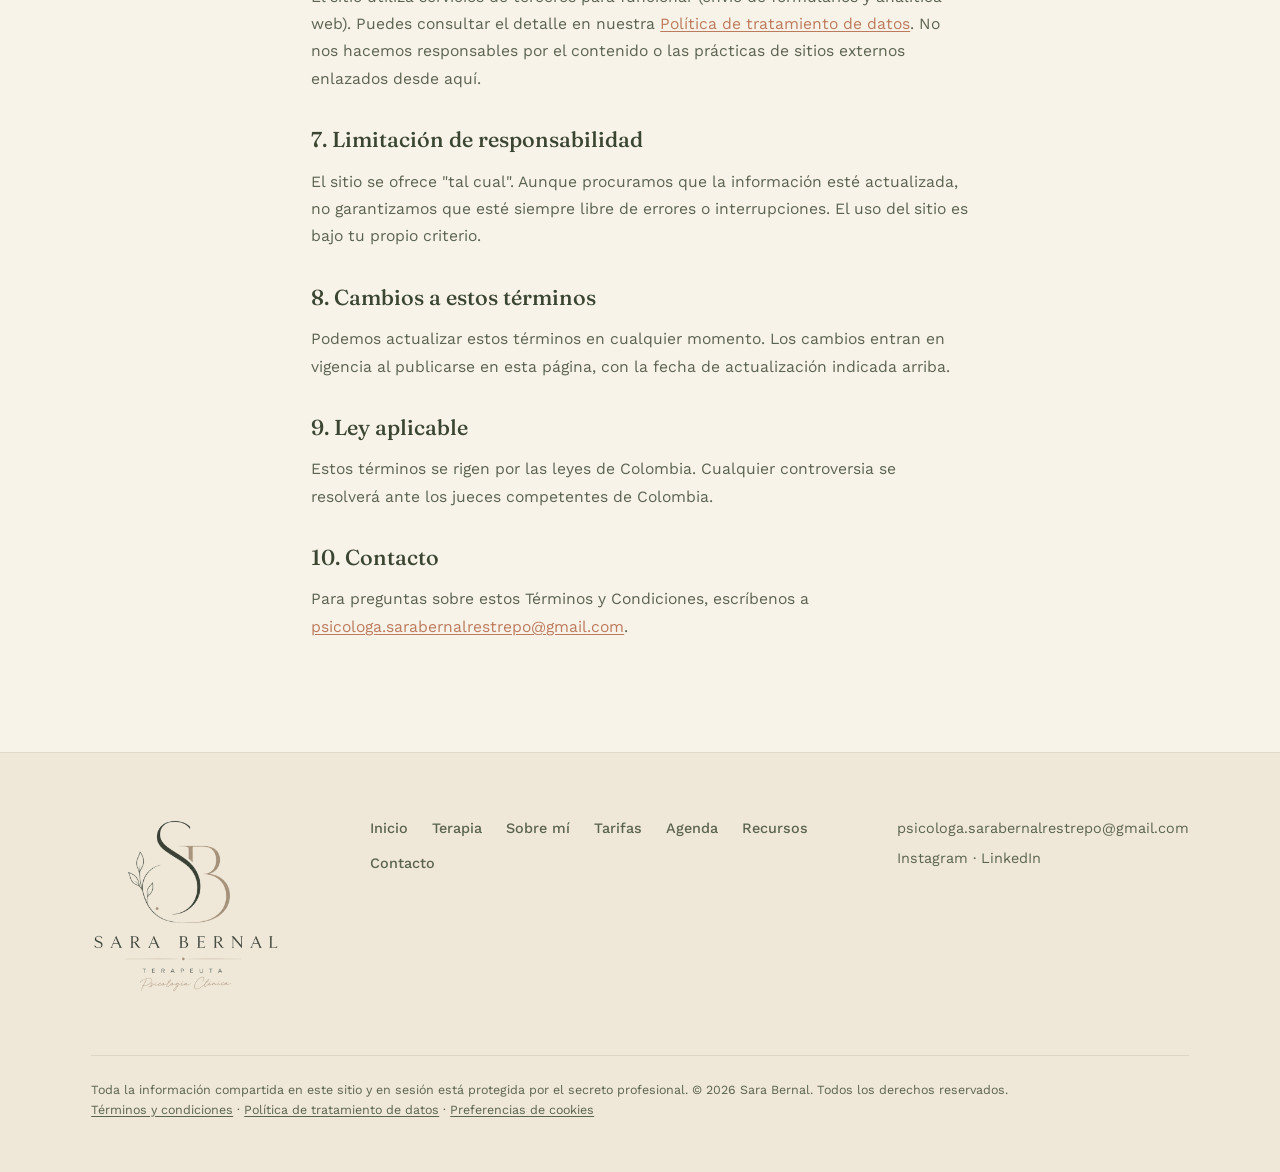
<file: terminos.html>
<!DOCTYPE html>
<!--
  Plantilla legal generada como borrador de referencia (Ley 1581 de 2012 y
  Decreto 1377 de 2013, Colombia). NO reemplaza la revisión de un abogado.
  Revisa y ajusta este documento con un profesional antes de publicarlo,
  especialmente por tratarse de un sitio que recolecta datos de salud.
-->
<html lang="es">
<head>
<script>
  window.dataLayer = window.dataLayer || [];
  function gtag(){dataLayer.push(arguments);}
  gtag('js', new Date());
</script>
<script>window.GA_MEASUREMENT_ID = "G-95TRTV0KR3";</script>

<meta charset="UTF-8">
<meta name="viewport" content="width=device-width, initial-scale=1.0">
<title>Términos y Condiciones — PS. Sara Bernal</title>
<meta name="description" content="Términos y condiciones de uso del sitio web de Sara Bernal, psicóloga clínica.">
<meta name="theme-color" content="#F8F3E9">
<meta name="robots" content="noindex">
<link rel="canonical" href="https://www.sarabernal.co/terminos.html">

<!-- Favicon -->
<link rel="icon" href="favicon.ico" sizes="any">
<link rel="icon" type="image/png" sizes="16x16" href="assets/icons/favicon-16x16.png">
<link rel="icon" type="image/png" sizes="32x32" href="assets/icons/favicon-32x32.png">
<link rel="apple-touch-icon" sizes="180x180" href="assets/icons/apple-touch-icon.png">
<link rel="manifest" href="site.webmanifest">

<link rel="preconnect" href="https://fonts.googleapis.com">
<link rel="preconnect" href="https://fonts.gstatic.com" crossorigin>
<link href="https://fonts.googleapis.com/css2?family=Fraunces:ital,wght@0,400;0,500;0,600;1,400;1,500&family=Work+Sans:wght@400;500;600;700&family=Caveat:wght@500;600&display=swap" rel="stylesheet">

<link rel="stylesheet" href="css/styles.css">
</head>
<body>

<header class="topbar">
  <div class="topbar__inner">
    <a href="index.html" class="topbar__brand">
      <img src="assets/icons/android-chrome-192x192.png" alt="Sara Bernal — Psicóloga clínica" class="topbar__brand-img">
      <span class="topbar__brand-word">
        <span class="topbar__brand-name">Sara Bernal</span>
        <span class="topbar__brand-role">Terapeuta</span>
        <span class="topbar__brand-script">Psicología Clínica</span>
      </span>
    </a>
    <a href="index.html" class="btn btn--ghost btn--small">← Volver al inicio</a>
  </div>
</header>

<main class="main">
  <section class="section legal-content">
    <p class="eyebrow">Legal</p>
    <h1 class="section-title">Términos y Condiciones</h1>
    <p class="legal-updated">Última actualización: 8 de agosto de 2026</p>

    <div class="legal-emergency">
      <strong>Si estás en riesgo o en una crisis inmediata</strong>, este sitio web no es un
      servicio de urgencias. Llama a la Línea 123 (Colombia), a la Línea de Salud Mental
      106, o acude al servicio de urgencias más cercano.
    </div>

    <div class="legal-body">
      <h2>1. Aceptación de estos términos</h2>
      <p>
        Al usar este sitio web (en adelante, "el sitio"), operado por Sara Bernal,
        psicóloga clínica (en adelante, "nosotros" o "la profesional"), aceptas estos
        Términos y Condiciones. Si no estás de acuerdo, por favor no uses el sitio.
      </p>

      <h2>2. Qué es y qué no es este sitio</h2>
      <p>
        El sitio ofrece información general sobre los servicios de psicología clínica de
        Sara Bernal, permite solicitar contacto o una primera sesión a través de un
        formulario, y ofrece recursos informativos y ejercicios de bienestar de acceso
        libre.
      </p>
      <p>
        Ningún contenido del sitio (incluyendo artículos, ejercicios de la sección
        "Bienestar" o cualquier material descargable) constituye diagnóstico, tratamiento
        psicológico ni consejo profesional individualizado. Esa relación solo se establece
        una vez inicia un proceso terapéutico formal, en sesión.
      </p>

      <h2>3. Uso apropiado del sitio</h2>
      <p>
        Te comprometes a usar el sitio de forma lícita, sin intentar vulnerar su
        seguridad, sin enviar contenido ofensivo, falso o que infrinja derechos de
        terceros a través del formulario de contacto.
      </p>

      <h2>4. Agendamiento y tarifas</h2>
      <p>
        Las tarifas publicadas en la sección "Tarifas" son informativas y pueden cambiar
        sin previo aviso. El envío del formulario de contacto o la selección de un
        horario en la sección "Agenda" es una <strong>solicitud</strong>, no una cita
        confirmada — la confirmación se realiza directamente con la profesional.
      </p>
      <p>
        Las condiciones de cancelación o reprogramación de sesiones se comunican de forma
        directa al momento de agendar.
      </p>

      <h2>5. Propiedad intelectual</h2>
      <p>
        Los textos, gráficos y demás contenidos originales del sitio son propiedad de
        Sara Bernal, salvo el material de terceros usado bajo licencia (ver créditos de
        imágenes en el repositorio del sitio). No está permitida su reproducción con
        fines comerciales sin autorización.
      </p>

      <h2>6. Enlaces y servicios de terceros</h2>
      <p>
        El sitio utiliza servicios de terceros para funcionar (envío de formularios y
        analítica web). Puedes consultar el detalle en nuestra
        <a href="privacidad.html">Política de tratamiento de datos</a>. No nos hacemos
        responsables por el contenido o las prácticas de sitios externos enlazados desde
        aquí.
      </p>

      <h2>7. Limitación de responsabilidad</h2>
      <p>
        El sitio se ofrece "tal cual". Aunque procuramos que la información esté
        actualizada, no garantizamos que esté siempre libre de errores o interrupciones.
        El uso del sitio es bajo tu propio criterio.
      </p>

      <h2>8. Cambios a estos términos</h2>
      <p>
        Podemos actualizar estos términos en cualquier momento. Los cambios entran en
        vigencia al publicarse en esta página, con la fecha de actualización indicada
        arriba.
      </p>

      <h2>9. Ley aplicable</h2>
      <p>
        Estos términos se rigen por las leyes de Colombia. Cualquier controversia se
        resolverá ante los jueces competentes de Colombia.
      </p>

      <h2>10. Contacto</h2>
      <p>
        Para preguntas sobre estos Términos y Condiciones, escríbenos a
        <a href="mailto:psicologa.sarabernalrestrepo@gmail.com">psicologa.sarabernalrestrepo@gmail.com</a>.
      </p>
    </div>
  </section>
</main>

<!-- ============ FOOTER ============ -->
<footer class="footer">
  <div class="footer__inner">
    <div class="footer__brand">
      <img src="assets/icons/logo-full.png" alt="Sara Bernal — Terapeuta, Psicología Clínica" class="footer__logo-img" width="640" height="598">
    </div>

    <nav class="footer__nav" aria-label="Navegación del footer">
      <a href="index.html#inicio">Inicio</a>
      <a href="index.html#terapia">Terapia</a>
      <a href="index.html#sobre">Sobre mí</a>
      <a href="index.html#tarifas">Tarifas</a>
      <a href="index.html#agenda">Agenda</a>
      <a href="index.html#recursos">Recursos</a>
      <a href="index.html#contacto">Contacto</a>
    </nav>

    <div class="footer__contact">
      <p>psicologa.sarabernalrestrepo@gmail.com</p>
      <p>Instagram · LinkedIn</p>
    </div>

    <p class="footer__legal">
      Toda la información compartida en este sitio y en sesión está protegida por el
      secreto profesional. © <span id="footerYear"></span> Sara Bernal. Todos los derechos reservados.
      <br>
      <a href="terminos.html">Términos y condiciones</a> ·
      <a href="privacidad.html">Política de tratamiento de datos</a> ·
      <button type="button" class="footer__cookie-link" id="openCookiePrefs">Preferencias de cookies</button>
    </p>
  </div>
</footer>

<!-- ============ COOKIE CONSENT BANNER ============ -->
<div class="cookie-banner" id="cookieBanner" role="dialog" aria-live="polite" aria-label="Preferencias de cookies" hidden>
  <div class="cookie-banner__text">
    <p>
      Usamos cookies analíticas (Google Analytics) para entender cómo se usa este sitio.
      No activamos estas cookies hasta que las aceptes. Puedes leer más en nuestra
      <a href="privacidad.html">Política de tratamiento de datos</a>.
    </p>
  </div>
  <div class="cookie-banner__actions">
    <button type="button" class="btn btn--outline btn--small" id="cookieReject">Rechazar</button>
    <button type="button" class="btn btn--primary btn--small" id="cookieAccept">Aceptar cookies</button>
  </div>
</div>

<script src="js/main.js"></script>
</body>
</html>
</file>
<file: css/styles.css>
/* =============================================
   Sara Bernal — Psicóloga Clínica — Estilos
   ============================================= */

:root {
  --ink: #3B4632;
  --ink-soft: #5B6350;
  --paper: #F8F3E9;
  --paper-2: #EFE8D8;
  --clay: #BD7A5C;
  --gold: #B08A3E;
  --sage: #8B8A66;
  --sage-light: #E4DFC8;

  --white: #FFFFFF;
  --shadow: 0 20px 40px -20px rgba(59, 70, 50, 0.25);
  --shadow-sm: 0 8px 20px -12px rgba(59, 70, 50, 0.25);

  --font-serif: "Fraunces", Georgia, serif;
  --font-sans: "Work Sans", -apple-system, BlinkMacSystemFont, sans-serif;
  --font-script: "Caveat", cursive;
}

* {
  box-sizing: border-box;
}

html {
  scroll-behavior: smooth;
}

body {
  margin: 0;
  background: var(--paper);
  color: var(--ink);
  font-family: var(--font-sans);
  line-height: 1.6;
  -webkit-font-smoothing: antialiased;
}

img {
  max-width: 100%;
  display: block;
}

a {
  color: inherit;
  text-decoration: none;
}

ul {
  list-style: none;
  margin: 0;
  padding: 0;
}

button {
  font-family: inherit;
  cursor: pointer;
}

h1, h2, h3, h4 {
  font-family: var(--font-serif);
  color: var(--ink);
  margin: 0;
  line-height: 1.15;
}

em {
  font-style: italic;
  color: var(--clay);
}

/* ============ Utility / shared ============ */

.eyebrow {
  font-family: var(--font-sans);
  font-weight: 600;
  letter-spacing: 0.08em;
  text-transform: uppercase;
  font-size: 0.78rem;
  color: var(--clay);
  margin: 0 0 0.75rem;
}

.eyebrow--light {
  color: var(--sage-light);
}

.eyebrow--center {
  text-align: center;
}

.section-title {
  font-size: clamp(1.8rem, 3vw, 2.6rem);
  font-weight: 500;
  margin-bottom: 1rem;
}

.section-title--light {
  color: var(--paper);
}

.section-lead {
  max-width: 640px;
  color: var(--ink-soft);
  font-size: 1.05rem;
  margin-bottom: 2.5rem;
}

.section-lead--light {
  color: var(--sage-light);
}

.icon {
  width: 26px;
  height: 26px;
  color: var(--clay);
  flex-shrink: 0;
}

/* ============ Buttons ============ */

.btn {
  display: inline-flex;
  align-items: center;
  justify-content: center;
  gap: 0.4rem;
  padding: 0.85rem 1.6rem;
  border-radius: 100px 100px 100px 12px;
  font-weight: 600;
  font-size: 0.95rem;
  border: 2px solid transparent;
  transition: transform 0.2s ease, box-shadow 0.2s ease, background 0.2s ease, color 0.2s ease;
  white-space: nowrap;
}

.btn--primary {
  background: var(--clay);
  color: var(--white);
  box-shadow: var(--shadow-sm);
}

.btn--primary:hover {
  transform: translateY(-2px);
  box-shadow: var(--shadow);
}

.btn--ghost {
  background: transparent;
  color: var(--ink);
  border-color: var(--ink);
}

.btn--ghost:hover {
  background: var(--ink);
  color: var(--paper);
}

.btn--outline {
  background: transparent;
  color: var(--clay);
  border-color: var(--clay);
}

.btn--outline:hover {
  background: var(--clay);
  color: var(--white);
}

.btn--lg {
  padding: 1rem 2rem;
  font-size: 1rem;
}

.btn--small {
  padding: 0.55rem 1.1rem;
  font-size: 0.85rem;
}

.btn--full {
  width: 100%;
}

/* ============ Top navigation bar ============ */

.topbar {
  position: sticky;
  top: 0;
  z-index: 200;
  background: var(--paper-2);
  border-bottom: 1px solid rgba(43, 58, 47, 0.08);
}

.topbar__inner {
  display: flex;
  align-items: center;
  justify-content: space-between;
  gap: 1.5rem;
  padding: 0.5rem 4vw;
  max-width: 1200px;
  margin: 0 auto;
}

.topbar__brand {
  font-family: var(--font-serif);
  font-size: 1.5rem;
  font-weight: 500;
  color: var(--ink);
  flex-shrink: 0;
  display: flex;
  align-items: center;
}

.topbar__brand-img {
  height: 84px;
  width: 84px;
  display: block;
}

.topbar__brand-word {
  display: flex;
  flex-direction: column;
  line-height: 1.2;
  margin-left: 0.85rem;
}

.topbar__brand-name {
  font-family: var(--font-serif);
  font-size: 1.15rem;
  font-weight: 500;
  letter-spacing: 0.03em;
  color: var(--ink);
}

.topbar__brand-role {
  font-family: var(--font-sans);
  font-size: 0.6rem;
  font-weight: 600;
  letter-spacing: 0.14em;
  text-transform: uppercase;
  color: var(--ink-soft);
  margin-top: 0.2rem;
}

.topbar__brand-script {
  font-family: var(--font-script);
  font-size: 1rem;
  color: var(--clay);
  margin-top: -0.05rem;
}

.topbar__brand-dot {
  color: var(--clay);
}

.topbar__nav {
  flex: 1;
  min-width: 0;
  overflow-x: auto;
  scrollbar-width: none;
}

.topbar__nav::-webkit-scrollbar {
  display: none;
}

.topbar__list {
  display: flex;
  align-items: center;
  gap: 0.25rem;
  white-space: nowrap;
  width: max-content;
}

.nav-link {
  display: block;
  padding: 0.5rem 0.85rem;
  border-radius: 100px 100px 100px 12px;
  color: var(--ink-soft);
  font-size: 0.92rem;
  font-weight: 500;
  transition: background 0.2s ease, color 0.2s ease;
}

.nav-link:hover {
  background: var(--sage-light);
  color: var(--ink);
}

.nav-link.is-active {
  background: var(--ink);
  color: var(--paper);
}

.topbar__actions {
  display: flex;
  align-items: center;
  gap: 0.75rem;
  flex-shrink: 0;
}

.topbar__cta {
  white-space: nowrap;
}

.hamburger {
  display: none;
  width: 42px;
  height: 42px;
  border-radius: 12px 12px 12px 4px;
  border: 1px solid rgba(43, 58, 47, 0.15);
  background: var(--paper);
  flex-direction: column;
  align-items: center;
  justify-content: center;
  gap: 5px;
}

.hamburger span {
  width: 20px;
  height: 2px;
  background: var(--ink);
  border-radius: 2px;
  transition: transform 0.25s ease, opacity 0.25s ease;
}

.hamburger.is-open span:nth-child(1) {
  transform: translateY(7px) rotate(45deg);
}

.hamburger.is-open span:nth-child(2) {
  opacity: 0;
}

.hamburger.is-open span:nth-child(3) {
  transform: translateY(-7px) rotate(-45deg);
}

/* ============ Mobile drawer ============ */

.drawer-overlay {
  position: fixed;
  inset: 0;
  background: rgba(43, 58, 47, 0.5);
  opacity: 0;
  pointer-events: none;
  transition: opacity 0.3s ease;
  z-index: 300;
}

.drawer-overlay.is-visible {
  opacity: 1;
  pointer-events: auto;
}

.drawer {
  position: fixed;
  top: 0;
  left: 0;
  bottom: 0;
  width: min(80vw, 320px);
  background: var(--paper);
  z-index: 400;
  padding: 2rem 1.75rem;
  display: flex;
  flex-direction: column;
  transform: translateX(-100%);
  transition: transform 0.3s ease;
  box-shadow: var(--shadow);
}

.drawer.is-open {
  transform: translateX(0);
}

.drawer__list {
  display: flex;
  flex-direction: column;
  gap: 0.25rem;
  margin-top: 2.5rem;
  flex: 1;
}

.drawer-link {
  display: block;
  padding: 0.75rem 0.5rem;
  font-size: 1.05rem;
  font-weight: 500;
  color: var(--ink-soft);
  border-bottom: 1px solid rgba(43, 58, 47, 0.08);
}

.drawer__cta {
  text-align: center;
  margin-top: 1.5rem;
}

/* ============ Layout ============ */

.section {
  padding: 6rem 4vw;
  max-width: 1200px;
  margin: 0 auto;
}

/* ============ Hero ============ */

.hero {
  display: grid;
  grid-template-columns: 1.1fr 0.9fr;
  gap: 3rem;
  align-items: start;
  padding-top: 5rem;
}

.hero__headline {
  font-size: clamp(2rem, 3.4vw, 3rem);
  font-weight: 500;
  margin: 0;
}

.hero__sub {
  max-width: 560px;
  color: var(--ink-soft);
  font-size: 1.1rem;
  margin: 1.75rem 0 2.25rem;
}

.hero__ctas {
  display: flex;
  flex-wrap: wrap;
  gap: 1rem;
  margin-bottom: 2rem;
}

.hero__tag {
  display: inline-flex;
  align-items: center;
  gap: 0.6rem;
  font-size: 0.85rem;
  font-weight: 500;
  color: var(--ink-soft);
  margin: 0;
}

.hero__tag .icon {
  width: 22px;
  height: 22px;
  color: var(--clay);
}

.hero__media {
  position: relative;
  max-width: 440px;
  margin-left: auto;
}

.hero__img {
  width: 100%;
  aspect-ratio: 4 / 4.6;
  max-height: 460px;
  object-fit: cover;
  border-radius: 24px 24px 24px 100px;
  background: var(--sage-light);
  box-shadow: var(--shadow);
}

.hero__img.img-fallback {
  background: linear-gradient(135deg, var(--sage-light), var(--paper-2));
}

/* ============ Cards grid (shared) ============ */

.cards-grid {
  display: grid;
  gap: 1.75rem;
}

.cards-grid--areas {
  grid-template-columns: repeat(3, 1fr);
}

.cards-grid--pricing {
  grid-template-columns: repeat(3, 1fr);
}

.cards-grid--recursos {
  grid-template-columns: repeat(3, 1fr);
}

/* ============ Área cards ============ */

.areas {
  --areas-accent: #2f6b4f;
  text-align: center;
}

.areas .section-lead {
  margin-left: auto;
  margin-right: auto;
}

.area-card {
  background: var(--white);
  border: 1px solid rgba(43, 58, 47, 0.1);
  border-radius: 18px;
  padding: 24px;
  display: flex;
  flex-direction: column;
  align-items: center;
  text-align: center;
  gap: 0.6rem;
  transition: transform 0.2s ease, box-shadow 0.2s ease;
}

.area-card:hover {
  transform: translateY(-2px);
  box-shadow: var(--shadow-sm);
}

.area-card__icon {
  width: 44px;
  height: 44px;
  border-radius: 12px;
  background: var(--paper-2);
  display: flex;
  align-items: center;
  justify-content: center;
}

.area-card__icon svg {
  width: 22px;
  height: 22px;
  color: var(--areas-accent);
}

.area-card__title {
  font-size: 1.05rem;
  font-weight: 500;
}

.area-card__desc {
  color: var(--ink-soft);
  font-size: 0.88rem;
  flex: 1;
}

.area-card__link {
  color: var(--areas-accent);
  font-weight: 600;
  font-size: 0.85rem;
}

.area-card--protective {
  background: var(--sage-light);
  border-color: transparent;
}

.area-card--protective .area-card__icon {
  background: rgba(255, 255, 255, 0.6);
}

.area-card--protective .area-card__icon svg {
  color: var(--sage);
}

.area-card__link--protective {
  color: var(--ink);
  text-decoration: underline;
  text-decoration-color: var(--sage);
  text-underline-offset: 3px;
}

/* ============ Pricing cards ============ */

.price-card {
  background: var(--white);
  border: 1px solid rgba(43, 58, 47, 0.08);
  border-radius: 24px 24px 24px 90px;
  padding: 2.25rem 2rem;
  display: flex;
  flex-direction: column;
  gap: 0.5rem;
  position: relative;
}

.price-card--featured {
  background: var(--white);
  border: 1.5px solid var(--clay);
  box-shadow: var(--shadow-sm);
  z-index: 1;
}

.price-card__badge {
  position: absolute;
  top: -14px;
  left: 2rem;
  background: var(--sage);
  color: var(--white);
  font-size: 0.75rem;
  font-weight: 700;
  padding: 0.35rem 0.9rem;
  border-radius: 100px;
}

.price-card__badge--gold {
  background: var(--paper);
  color: var(--clay);
  border: 1px solid var(--clay);
}

.price-card__title {
  font-size: 1.15rem;
  font-weight: 500;
  margin-top: 0.5rem;
}

.price-card__price {
  font-family: var(--font-serif);
  font-size: 2.4rem;
  font-weight: 500;
  color: var(--clay);
  margin: 0.25rem 0 0;
}

.price-card__duration {
  font-size: 0.85rem;
  font-weight: 600;
  color: var(--ink-soft);
  text-transform: uppercase;
  letter-spacing: 0.04em;
}

.price-card__desc {
  color: var(--ink-soft);
  font-size: 0.92rem;
  margin: 0.5rem 0 1.25rem;
  flex: 1;
}

/* ============ Sobre mí ============ */

.sobre {
  display: grid;
  grid-template-columns: 0.85fr 1.15fr;
  gap: 3.5rem;
  align-items: start;
}

.sobre__media {
  max-width: 400px;
}

.sobre__subtitle {
  font-family: var(--font-serif);
  font-size: 1.1rem;
  color: var(--ink-soft);
  margin: 0 0 1.5rem;
}

.sobre__img {
  width: 100%;
  aspect-ratio: 4 / 4.6;
  max-height: 460px;
  object-fit: cover;
  border-radius: 100px 24px 24px 24px;
  background: var(--sage-light);
  box-shadow: var(--shadow);
}

.sobre__img.img-fallback {
  background: linear-gradient(135deg, var(--paper-2), var(--sage-light));
}

.sobre__paragraph {
  color: var(--ink-soft);
  margin: 0 0 1.1rem;
}

.sobre__meta {
  display: grid;
  grid-template-columns: repeat(2, 1fr);
  column-gap: 1.75rem;
  row-gap: 1.1rem;
  margin-top: 1.75rem;
  padding-top: 1.5rem;
  border-top: 1px solid rgba(59, 70, 50, 0.12);
}

.sobre__meta-item {
  display: flex;
  align-items: center;
  gap: 0.6rem;
  font-size: 0.85rem;
  color: var(--ink-soft);
}

.sobre__meta-item svg {
  width: 20px;
  height: 20px;
  color: var(--clay);
  flex-shrink: 0;
}

.sobre__meta-item strong {
  color: var(--ink);
  font-weight: 600;
}

.sobre__features {
  grid-column: 1 / -1;
  display: grid;
  grid-template-columns: repeat(4, 1fr);
  gap: 1.75rem;
  margin-top: 0.5rem;
  padding-top: 1.25rem;
  border-top: 1px solid rgba(59, 70, 50, 0.12);
}

.sobre__feature {
  display: flex;
  flex-direction: column;
  gap: 0.3rem;
}

.sobre__feature-icon {
  width: 44px;
  height: 44px;
  border-radius: 50%;
  background: var(--sage-light);
  display: flex;
  align-items: center;
  justify-content: center;
  margin-bottom: 0.5rem;
}

.sobre__feature-icon svg {
  width: 22px;
  height: 22px;
  color: var(--clay);
}

.sobre__feature strong {
  color: var(--ink);
  font-size: 0.98rem;
  font-weight: 600;
}

.sobre__feature span {
  color: var(--ink-soft);
  font-size: 0.85rem;
}

/* ============ Cómo trabajamos ============ */

.steps {
  text-align: center;
}

.steps-grid {
  display: grid;
  grid-template-columns: repeat(4, 1fr);
  gap: 2rem;
  margin-top: 1rem;
  position: relative;
}

.steps-grid::before {
  content: "";
  position: absolute;
  top: 32px;
  left: 12%;
  right: 12%;
  height: 1px;
  background: rgba(59, 70, 50, 0.15);
}

.step {
  position: relative;
  display: flex;
  flex-direction: column;
  align-items: center;
  gap: 0.65rem;
}

.step__icon {
  width: 64px;
  height: 64px;
  border-radius: 50%;
  background: var(--paper);
  border: 1px solid rgba(59, 70, 50, 0.15);
  display: flex;
  align-items: center;
  justify-content: center;
}

.step__icon svg {
  width: 26px;
  height: 26px;
  color: var(--ink);
}

.step__number {
  font-family: var(--font-serif);
  font-size: 0.85rem;
  color: var(--clay);
  font-weight: 600;
}

.step__title {
  font-weight: 500;
  font-size: 1.05rem;
}

.step__desc {
  font-size: 0.88rem;
  color: var(--ink-soft);
  max-width: 220px;
}

/* ============ Recursos ============ */

.resource-card {
  background: var(--paper-2);
  border-radius: 24px 24px 90px 24px;
  padding: 1.5rem 2rem;
}

.resource-card__summary {
  display: flex;
  flex-direction: column;
  gap: 0.6rem;
  cursor: pointer;
  list-style: none;
  position: relative;
  padding-right: 2rem;
}

.resource-card__summary::-webkit-details-marker {
  display: none;
}

.resource-card__summary::after {
  content: "+";
  position: absolute;
  top: -0.1rem;
  right: 0;
  font-family: var(--font-serif);
  font-size: 1.4rem;
  color: var(--clay);
  line-height: 1;
}

.resource-card[open] .resource-card__summary::after {
  content: "−";
}

.resource-card__tag {
  display: inline-block;
  align-self: flex-start;
  background: var(--white);
  color: var(--clay);
  font-size: 0.75rem;
  font-weight: 700;
  text-transform: uppercase;
  letter-spacing: 0.04em;
  padding: 0.3rem 0.8rem;
  border-radius: 100px;
}

.resource-card__title {
  font-size: 1.15rem;
  font-weight: 500;
}

.resource-card__body {
  display: flex;
  flex-direction: column;
  gap: 0.75rem;
  padding-top: 1rem;
  margin-top: 0.75rem;
  border-top: 1px solid rgba(43, 58, 47, 0.1);
}

.resource-card__desc {
  color: var(--ink-soft);
  font-size: 0.92rem;
}

.resource-card__link {
  color: var(--clay);
  font-weight: 600;
  font-size: 0.9rem;
}

/* ============ Respiración (mini widget en Recursos) ============ */

.breathing-mini {
  display: flex;
  align-items: center;
  gap: 1.5rem;
  background: var(--paper-2);
  border-radius: 24px 24px 24px 90px;
  padding: 1.75rem 2rem;
  margin-bottom: 2.5rem;
}

.breathing-mini__circle {
  width: 84px;
  height: 84px;
  border-radius: 50%;
  background: radial-gradient(circle at 35% 30%, var(--sage), var(--clay));
  flex-shrink: 0;
  animation: breathe 8s ease-in-out infinite;
}

.breathing-mini__text h3 {
  font-size: 1.05rem;
  font-weight: 500;
  margin: 0 0 0.3rem;
}

.breathing-mini__text p {
  font-size: 0.88rem;
  color: var(--ink-soft);
  margin: 0;
}

@keyframes breathe {
  0%, 100% {
    transform: scale(0.85);
  }
  50% {
    transform: scale(1.08);
  }
}

/* ============ Contacto ============ */

.contact-toggle__summary {
  display: inline-flex;
  cursor: pointer;
  list-style: none;
  background: var(--clay);
  color: var(--white);
  font-weight: 600;
  font-size: 0.95rem;
  padding: 0.85rem 1.6rem;
  border-radius: 100px 100px 100px 12px;
  box-shadow: var(--shadow-sm);
  transition: transform 0.2s ease, box-shadow 0.2s ease;
}

.contact-toggle__summary::-webkit-details-marker {
  display: none;
}

.contact-toggle__summary:hover {
  transform: translateY(-2px);
  box-shadow: var(--shadow);
}

.contact-toggle[open] .contact-toggle__summary {
  margin-bottom: 2rem;
}

.contact-form {
  background: var(--paper-2);
  border-radius: 24px 24px 24px 100px;
  padding: 2.5rem;
  max-width: 720px;
  display: flex;
  flex-direction: column;
  gap: 1.25rem;
}

.form-row {
  display: grid;
  grid-template-columns: 1fr 1fr;
  gap: 1.25rem;
}

.form-group {
  display: flex;
  flex-direction: column;
  gap: 0.4rem;
}

.form-group label {
  font-size: 0.85rem;
  font-weight: 600;
  color: var(--ink-soft);
}

.form-group input,
.form-group select,
.form-group textarea {
  font-family: var(--font-sans);
  font-size: 0.95rem;
  padding: 0.75rem 1rem;
  border-radius: 12px 12px 12px 4px;
  border: 1px solid rgba(43, 58, 47, 0.2);
  background: var(--white);
  color: var(--ink);
}

.form-group input:focus,
.form-group select:focus,
.form-group textarea:focus {
  outline: 2px solid var(--sage);
  outline-offset: 1px;
}

.checkbox-row {
  display: flex;
  align-items: center;
  gap: 0.6rem;
  font-size: 0.9rem;
  color: var(--ink-soft);
  font-weight: 500;
}

.checkbox-row input {
  width: 18px;
  height: 18px;
  accent-color: var(--clay);
}

.confidencialidad {
  font-size: 0.85rem;
  color: var(--ink-soft);
  background: rgba(143, 160, 133, 0.15);
  padding: 0.9rem 1.1rem;
  border-radius: 14px 14px 14px 4px;
  margin: 0;
}

.honeypot {
  position: absolute;
  left: -9999px;
  width: 1px;
  height: 1px;
  opacity: 0;
  pointer-events: none;
}

.form-status {
  min-height: 1.2rem;
  font-size: 0.9rem;
  font-weight: 600;
  text-align: center;
  margin: 0;
}

.form-status--success {
  color: var(--sage);
}

.form-status--error {
  color: var(--clay);
}

/* ============ Agenda ============ */

.agenda__grid {
  display: grid;
  grid-template-columns: 1.1fr 0.9fr;
  gap: 3rem;
}

.agenda-info-list {
  display: flex;
  flex-direction: column;
  gap: 1.25rem;
  color: var(--ink-soft);
}

.agenda-info-list strong {
  color: var(--ink);
}

.agenda__scheduler {
  background: var(--paper-2);
  border-radius: 24px 24px 100px 24px;
  padding: 2rem;
}

.agenda-toggle[open] .contact-toggle__summary {
  margin-bottom: 1.5rem;
}

.calendly-inline-widget {
  border-radius: 16px;
  overflow: hidden;
}

/* ============ CTA final ============ */

.cta-final {
  display: grid;
  grid-template-columns: 0.9fr 1.1fr;
  gap: 3.5rem;
  align-items: center;
}

.cta-final__media {
  max-width: 460px;
}

.cta-final__img {
  width: 100%;
  aspect-ratio: 4 / 4.6;
  max-height: 460px;
  object-fit: cover;
  border-radius: 24px 90px 24px 24px;
  background: var(--sage-light);
  box-shadow: var(--shadow);
}

.cta-final__img.img-fallback {
  background: linear-gradient(135deg, var(--sage-light), var(--paper-2));
}

.cta-final__content .btn {
  margin-top: 0.5rem;
}

.cta-final__note {
  display: flex;
  align-items: center;
  gap: 0.5rem;
  font-family: var(--font-script);
  color: var(--clay);
  font-size: 1.6rem;
  margin-top: 1.75rem;
}

.cta-final__note svg {
  width: 20px;
  height: 20px;
  flex-shrink: 0;
}

/* ============ Footer ============ */

.footer {
  background: var(--paper-2);
  border-top: 1px solid rgba(43, 58, 47, 0.08);
}

.footer__inner {
  padding: 4rem 4vw 2.5rem;
  display: grid;
  grid-template-columns: 1fr 2fr 1fr;
  gap: 2rem;
  max-width: 1200px;
  margin: 0 auto;
}

.footer__logo {
  font-family: var(--font-serif);
  font-size: 1.5rem;
  margin: 0 0 0.5rem;
}

.footer__logo-img {
  width: 100%;
  max-width: 190px;
  height: auto;
  margin: 0 0 0.75rem;
}

.footer__tagline {
  color: var(--ink-soft);
  font-size: 0.85rem;
  margin: 0;
}

.footer__nav {
  display: flex;
  flex-wrap: wrap;
  gap: 0.75rem 1.5rem;
  align-content: flex-start;
  font-size: 0.9rem;
  color: var(--ink-soft);
  font-weight: 500;
}

.footer__contact {
  font-size: 0.9rem;
  color: var(--ink-soft);
}

.footer__contact p {
  margin: 0 0 0.4rem;
}

.footer__legal {
  grid-column: 1 / -1;
  border-top: 1px solid rgba(43, 58, 47, 0.1);
  padding-top: 1.5rem;
  margin-top: 1rem;
  font-size: 0.78rem;
  color: var(--ink-soft);
}

.footer__legal a {
  text-decoration: underline;
  text-underline-offset: 2px;
}

.footer__cookie-link {
  background: none;
  border: none;
  padding: 0;
  font: inherit;
  color: var(--ink-soft);
  text-decoration: underline;
  text-underline-offset: 2px;
  cursor: pointer;
}

/* ============ Legal pages ============ */

.legal-content {
  max-width: 760px;
}

.legal-updated {
  color: var(--ink-soft);
  font-size: 0.85rem;
  font-style: italic;
  margin-bottom: 2.5rem;
}

.legal-emergency {
  background: var(--sage-light);
  border-radius: 16px 16px 16px 4px;
  padding: 1.25rem 1.5rem;
  margin-bottom: 2.5rem;
  color: var(--ink);
  font-size: 0.95rem;
}

.legal-emergency strong {
  color: var(--ink);
}

.legal-body h2 {
  font-size: 1.35rem;
  font-weight: 500;
  margin: 2.25rem 0 0.9rem;
}

.legal-body h2:first-child {
  margin-top: 0;
}

.legal-body h3 {
  font-size: 1.05rem;
  font-weight: 600;
  font-family: var(--font-sans);
  margin: 1.5rem 0 0.6rem;
}

.legal-body p {
  color: var(--ink-soft);
  font-size: 0.98rem;
  line-height: 1.75;
  margin: 0 0 1rem;
}

.legal-body ul {
  display: flex;
  flex-direction: column;
  gap: 0.5rem;
  padding-left: 1.25rem;
  margin: 0 0 1.25rem;
  list-style: disc;
}

.legal-body li {
  color: var(--ink-soft);
  font-size: 0.98rem;
  line-height: 1.6;
}

.legal-body a {
  color: var(--clay);
  text-decoration: underline;
  text-underline-offset: 2px;
}

.legal-body strong {
  color: var(--ink);
}

/* ============ Páginas de guías/recursos ============ */

.guide-content {
  max-width: 760px;
}

.guide-intro {
  color: var(--ink-soft);
  font-size: 1.05rem;
  margin: 0 0 2rem;
}

.guide-callout {
  background: var(--sage-light);
  border-radius: 16px 16px 16px 4px;
  padding: 1.25rem 1.5rem;
  margin-bottom: 2.5rem;
  color: var(--ink);
  font-size: 0.95rem;
  line-height: 1.6;
}

.guide-callout strong {
  color: var(--ink);
}

.technique-card {
  background: var(--paper-2);
  border-radius: 20px 20px 20px 6px;
  padding: 1.75rem;
  margin-bottom: 1.5rem;
}

.technique-card__header {
  display: flex;
  align-items: center;
  justify-content: space-between;
  gap: 1rem;
  margin-bottom: 0.4rem;
}

.technique-card__label {
  font-size: 0.75rem;
  font-weight: 700;
  letter-spacing: 0.06em;
  text-transform: uppercase;
  color: var(--clay);
}

.technique-card__tag {
  font-size: 0.72rem;
  font-weight: 700;
  letter-spacing: 0.03em;
  text-transform: uppercase;
  background: var(--white);
  color: var(--ink-soft);
  padding: 0.3rem 0.75rem;
  border-radius: 100px;
  white-space: nowrap;
  flex-shrink: 0;
}

.technique-card__title {
  font-family: var(--font-serif);
  font-size: 1.2rem;
  font-weight: 500;
  margin: 0 0 0.4rem;
}

.technique-card__context {
  font-style: italic;
  color: var(--ink-soft);
  font-size: 0.9rem;
  margin: 0 0 0.9rem;
}

.technique-card__steps {
  display: flex;
  flex-direction: column;
  gap: 0.5rem;
  padding-left: 1.1rem;
  margin: 0;
  color: var(--ink-soft);
  font-size: 0.95rem;
  line-height: 1.6;
}

.guide-closing {
  background: var(--ink);
  color: var(--paper);
  border-radius: 20px 20px 20px 90px;
  padding: 2rem 2.25rem;
  margin-top: 2.5rem;
  text-align: center;
}

.guide-closing p {
  color: var(--sage-light);
  margin: 0 0 1.25rem;
  font-size: 0.98rem;
}

.guide-disclaimer {
  font-size: 0.8rem;
  color: var(--ink-soft);
  font-style: italic;
  margin-top: 1.5rem;
  line-height: 1.6;
}

/* Tabla de autoevaluación */

.quiz-table {
  width: 100%;
  border-collapse: collapse;
  margin: 1.5rem 0 1rem;
  font-size: 0.92rem;
}

.quiz-table th,
.quiz-table td {
  padding: 0.75rem 0.5rem;
  border-bottom: 1px solid rgba(43, 58, 47, 0.1);
  text-align: center;
}

.quiz-table th:first-child,
.quiz-table td:first-child {
  text-align: left;
  color: var(--ink);
}

.quiz-table th {
  font-size: 0.68rem;
  text-transform: uppercase;
  letter-spacing: 0.03em;
  color: var(--ink-soft);
  font-weight: 600;
}

.quiz-table input[type="radio"] {
  width: 18px;
  height: 18px;
  accent-color: var(--clay);
}

.quiz-result {
  background: var(--paper-2);
  border-radius: 16px 16px 16px 4px;
  padding: 1.25rem 1.5rem;
  margin: 1.5rem 0 2rem;
  font-size: 0.95rem;
}

.quiz-result__score {
  font-family: var(--font-serif);
  font-size: 1.5rem;
  color: var(--clay);
  margin: 0 0 0.4rem;
}

.quiz-result__label {
  font-weight: 600;
  color: var(--ink);
}

.score-table {
  width: 100%;
  border-collapse: collapse;
  margin: 1.5rem 0 2rem;
  font-size: 0.9rem;
}

.score-table th,
.score-table td {
  padding: 0.7rem 0.6rem;
  border-bottom: 1px solid rgba(43, 58, 47, 0.1);
  text-align: left;
  vertical-align: top;
}

.score-table th {
  font-size: 0.68rem;
  text-transform: uppercase;
  letter-spacing: 0.03em;
  color: var(--ink-soft);
  font-weight: 600;
}

.score-table td:first-child {
  color: var(--clay);
  font-weight: 700;
  white-space: nowrap;
}

.score-table td:nth-child(2) {
  color: var(--ink);
  font-weight: 600;
  white-space: nowrap;
}

.score-table td:last-child {
  color: var(--ink-soft);
}

/* Journaling */

.journal-question {
  margin-bottom: 1.75rem;
}

.journal-question__number {
  font-family: var(--font-serif);
  color: var(--clay);
  font-size: 0.85rem;
  font-weight: 600;
}

.journal-question__text {
  font-family: var(--font-serif);
  font-size: 1.15rem;
  font-style: italic;
  margin: 0.3rem 0 0.75rem;
}

.journal-question textarea {
  width: 100%;
  border: 1px solid rgba(43, 58, 47, 0.2);
  border-radius: 12px 12px 12px 4px;
  padding: 0.85rem 1rem;
  font-family: var(--font-sans);
  font-size: 0.95rem;
  color: var(--ink);
  background: var(--white);
  resize: vertical;
}

.journal-question textarea:focus {
  outline: 2px solid var(--sage);
  outline-offset: 1px;
}

@media (max-width: 700px) {
  .technique-card__header {
    flex-direction: column;
    align-items: flex-start;
    gap: 0.4rem;
  }

  .quiz-table {
    font-size: 0.8rem;
  }
}

/* ============ Cookie consent banner ============ */

.cookie-banner {
  position: fixed;
  left: 1.25rem;
  right: 1.25rem;
  bottom: 1.25rem;
  z-index: 500;
  max-width: 720px;
  margin: 0 auto;
  background: var(--ink);
  color: var(--paper);
  border-radius: 20px 20px 20px 6px;
  padding: 1.5rem 1.75rem;
  box-shadow: var(--shadow);
  display: flex;
  flex-wrap: wrap;
  align-items: center;
  gap: 1.25rem;
}

.cookie-banner[hidden] {
  display: none;
}

.cookie-banner__text {
  flex: 1;
  min-width: 240px;
}

.cookie-banner__text p {
  margin: 0;
  font-size: 0.85rem;
  color: var(--sage-light);
}

.cookie-banner__text a {
  color: var(--paper);
  text-decoration: underline;
  text-underline-offset: 2px;
}

.cookie-banner__actions {
  display: flex;
  gap: 0.75rem;
  flex-shrink: 0;
}

/* ============ Responsive ============ */

@media (max-width: 1100px) {
  .topbar__nav {
    display: none;
  }

  .hamburger {
    display: flex;
  }

  .hero {
    grid-template-columns: 1fr;
    padding-top: 3rem;
  }

  .hero__media {
    order: -1;
    max-width: 320px;
    margin: 0 auto;
  }

  .hero__img {
    max-height: 340px;
  }

  .sobre {
    grid-template-columns: 1fr;
  }

  .sobre__features {
    grid-template-columns: repeat(2, 1fr);
  }

  .sobre__media {
    max-width: 320px;
    margin: 0 auto;
  }

  .sobre__img {
    max-height: 340px;
  }

  .cta-final {
    grid-template-columns: 1fr;
  }

  .cta-final__media {
    max-width: 320px;
    margin: 0 auto;
    order: -1;
  }

  .cta-final__img {
    max-height: 340px;
  }

  .steps-grid {
    grid-template-columns: repeat(2, 1fr);
    row-gap: 2.5rem;
  }

  .steps-grid::before {
    display: none;
  }

  .breathing-mini {
    flex-direction: column;
    text-align: center;
  }

  .agenda__grid {
    grid-template-columns: 1fr;
  }

  .cards-grid--areas,
  .cards-grid--pricing,
  .cards-grid--recursos {
    grid-template-columns: repeat(2, 1fr);
  }

  .footer__inner {
    grid-template-columns: 1fr;
  }
}

@media (max-width: 700px) {
  .topbar__inner {
    padding-top: 0.55rem;
    padding-bottom: 0.55rem;
  }

  .topbar__brand-img {
    height: 68px;
    width: 68px;
  }

  .topbar__brand-word {
    display: none;
  }

  .section {
    padding: 3.5rem 6vw;
  }

  .cards-grid--areas,
  .cards-grid--pricing,
  .cards-grid--recursos {
    grid-template-columns: 1fr;
  }

  .steps-grid {
    grid-template-columns: 1fr;
  }

  .sobre__meta {
    grid-template-columns: 1fr;
  }

  .sobre__features {
    grid-template-columns: 1fr;
  }

  .form-row {
    grid-template-columns: 1fr;
  }

  .calendly-inline-widget {
    height: 1000px !important;
  }
}
</file>
